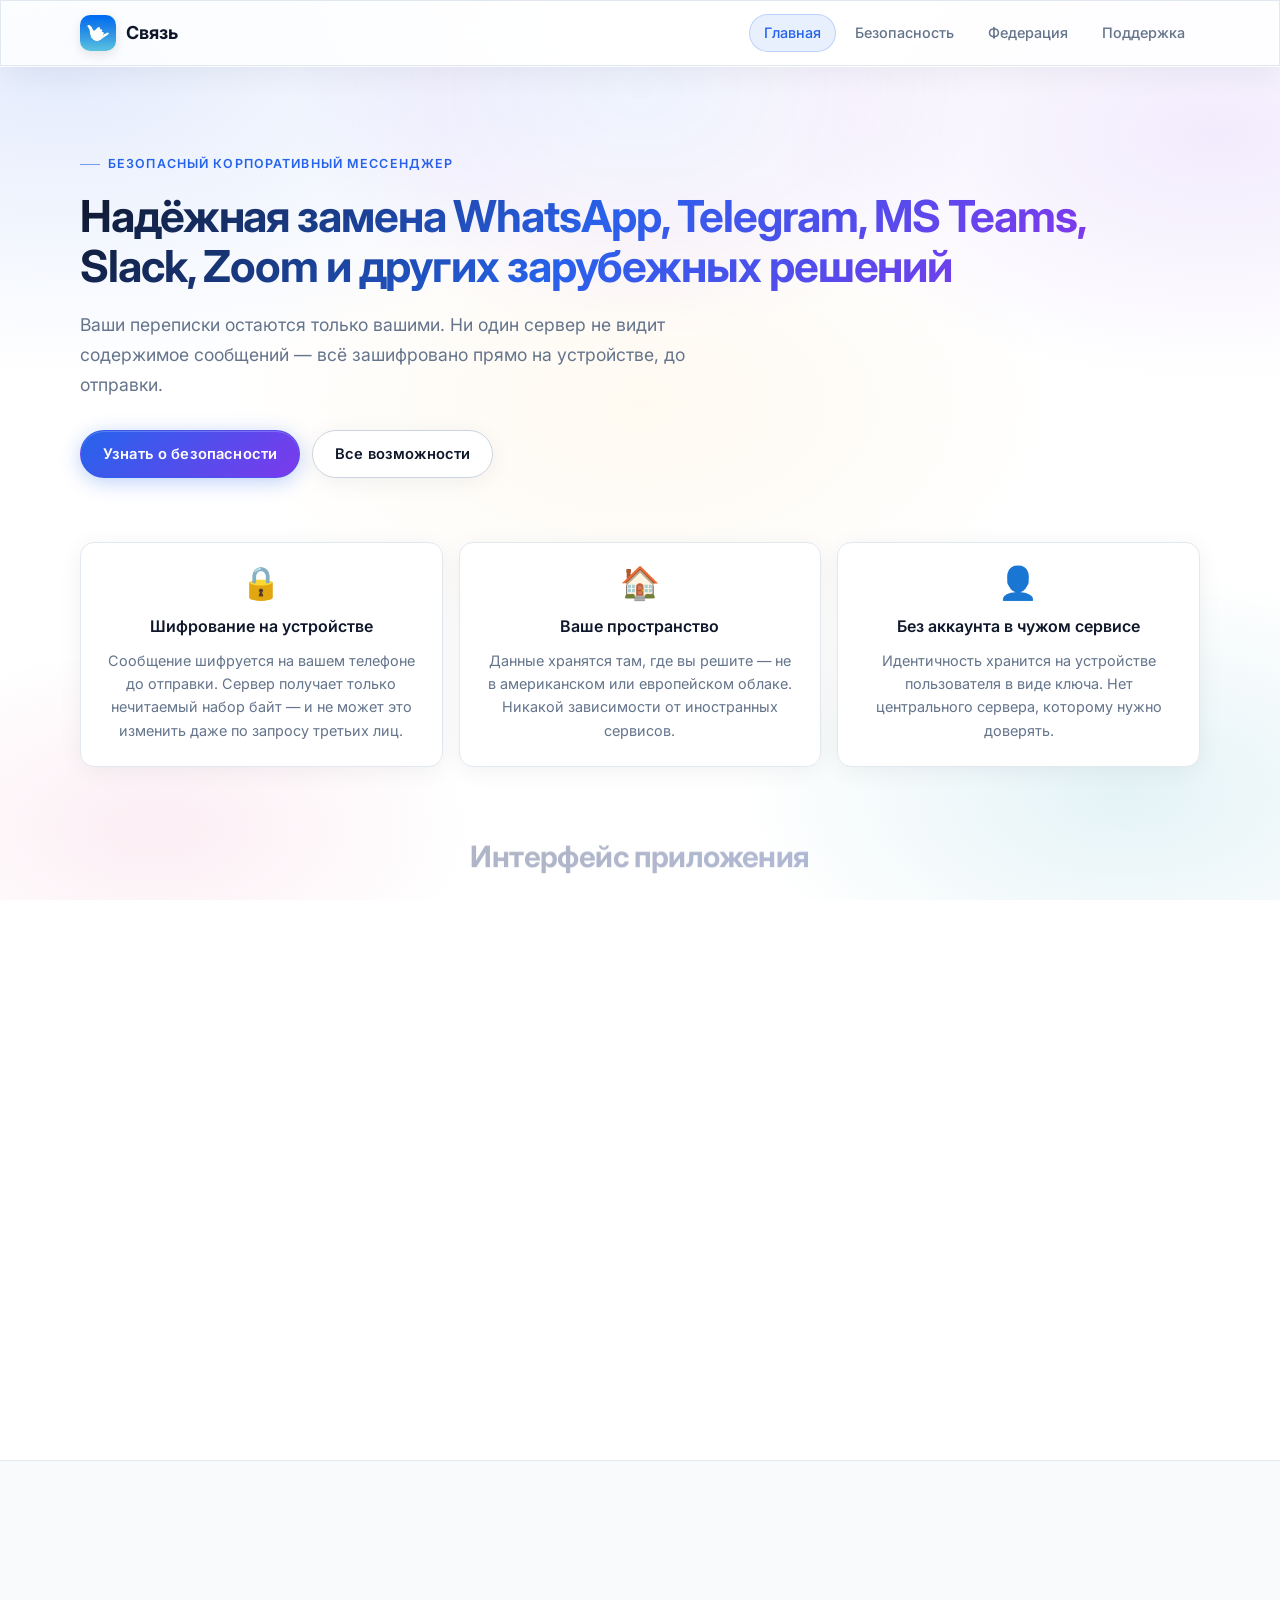
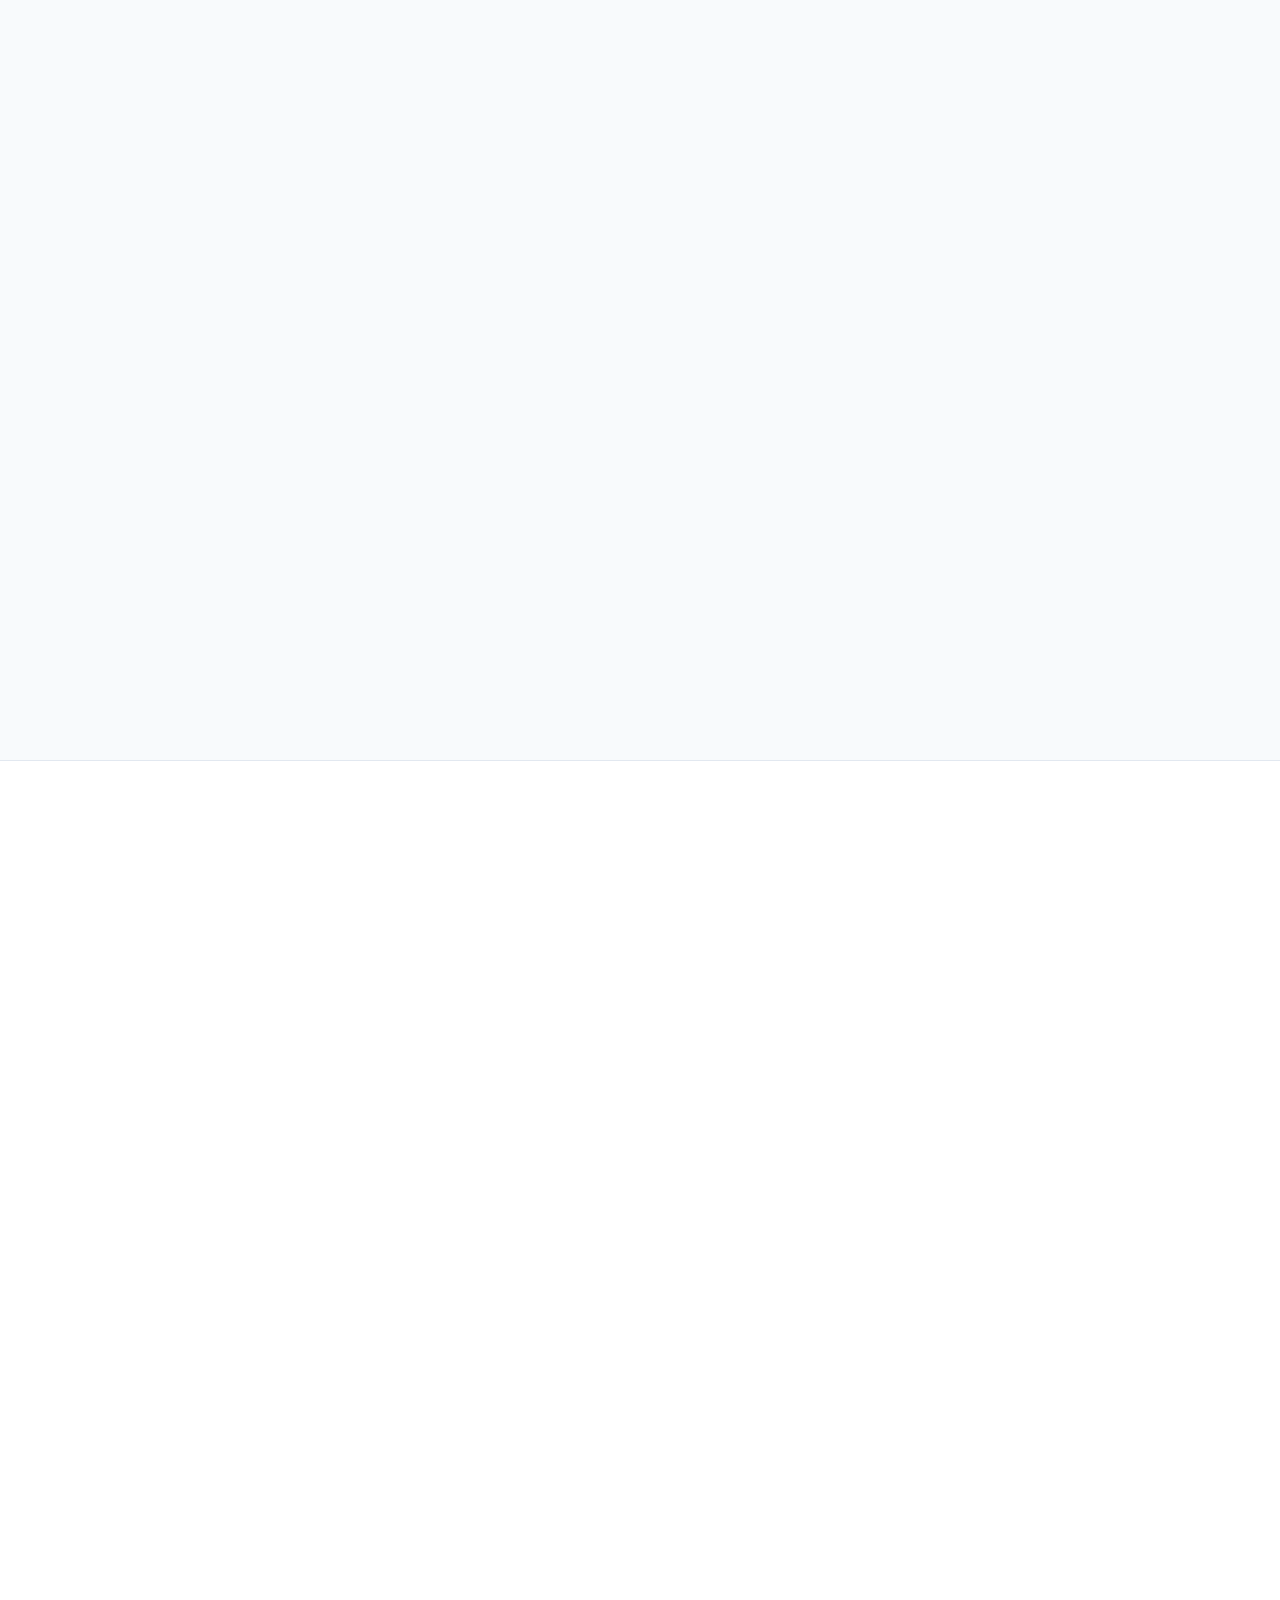
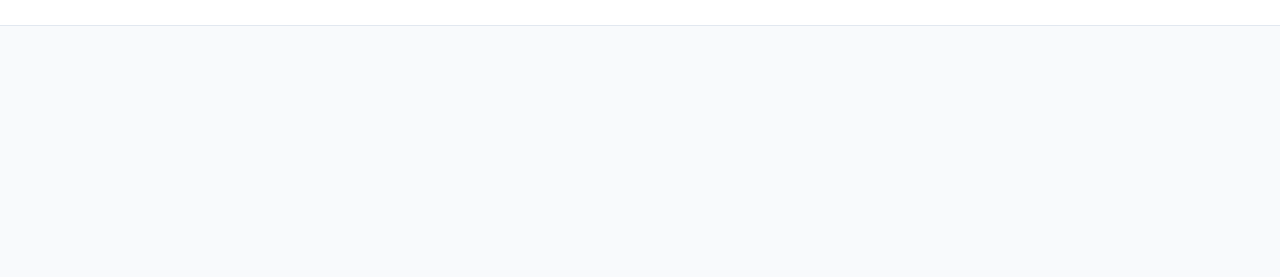
<file: index.html>
<!DOCTYPE html>
<html>
<head>
    <meta charset="utf-8">
    <title>Перенаправление...</title>
    <meta http-equiv="refresh" content="0; URL='./site/index.html'" />
</head>
<body>
    <p>Если вы не были перенаправлены автоматически, нажмите <a href="./site/index.html">здесь</a>.</p>
</body>
</html>
</file>
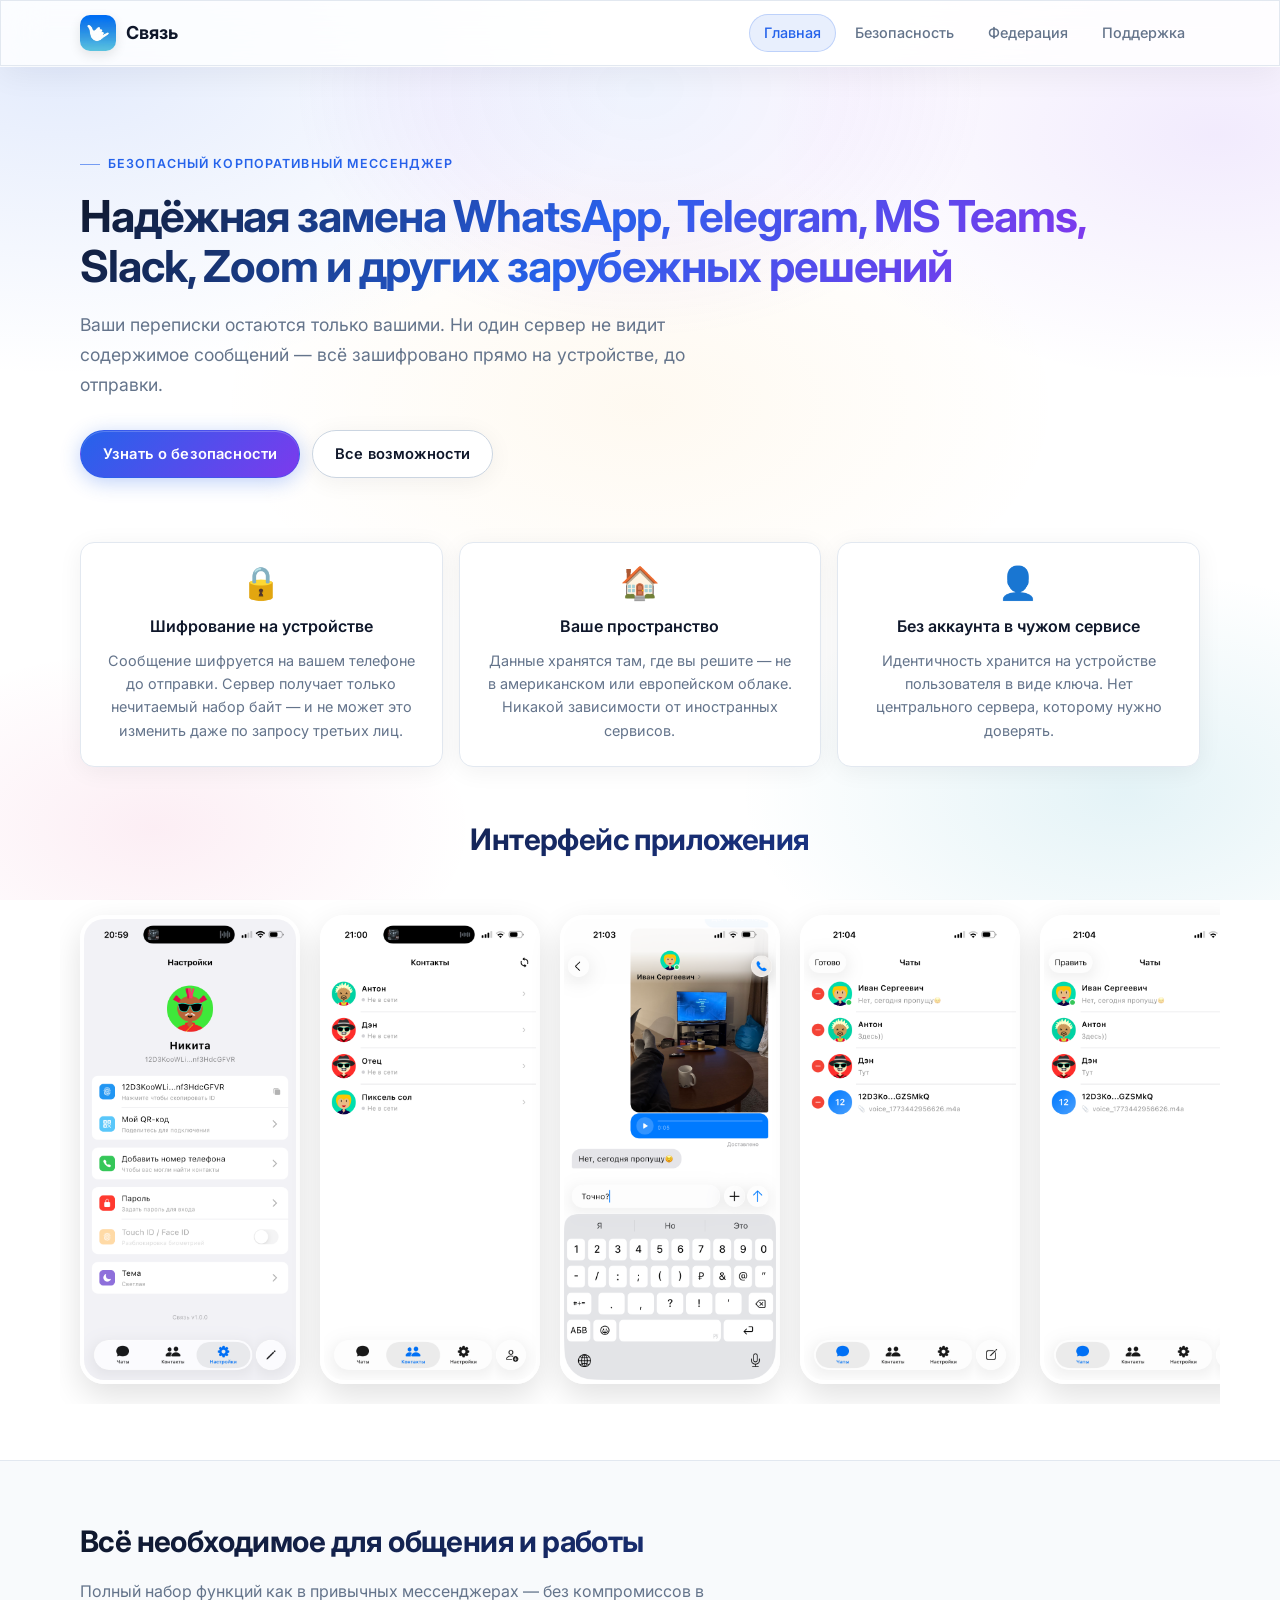
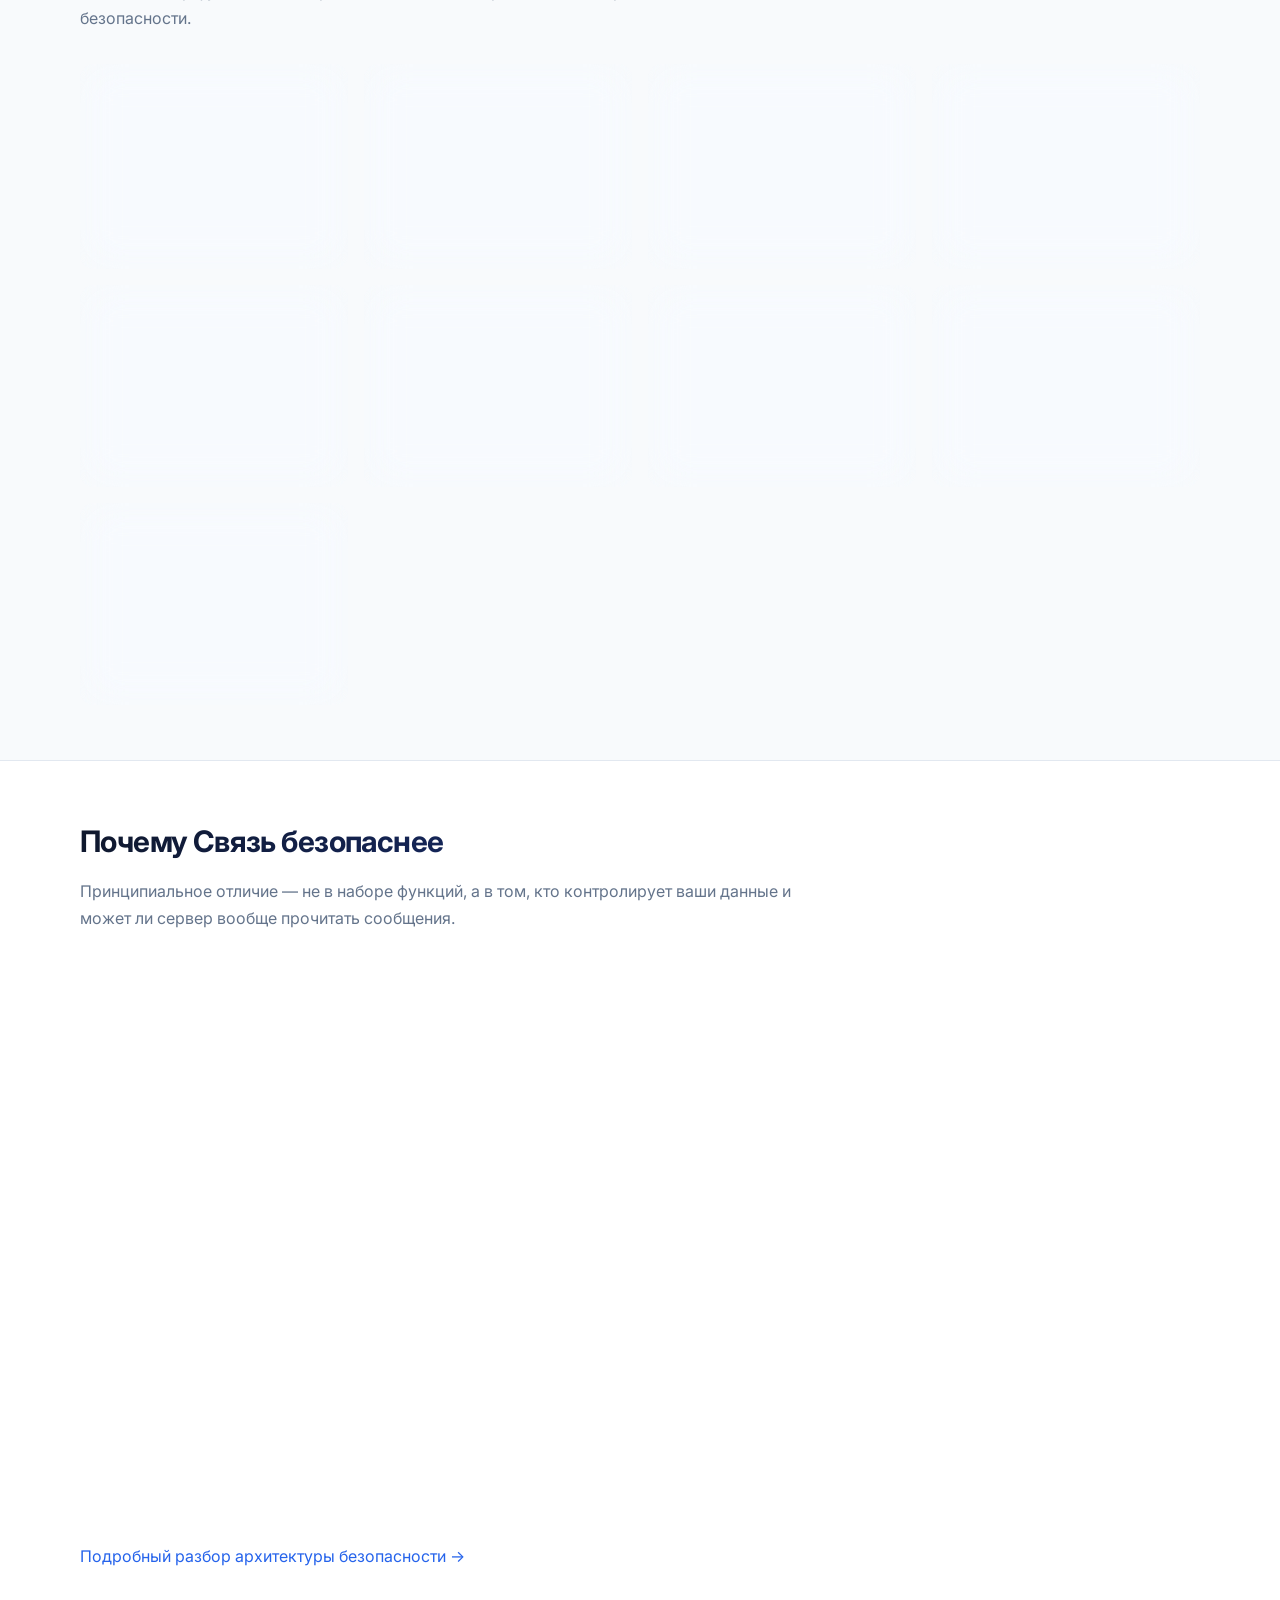
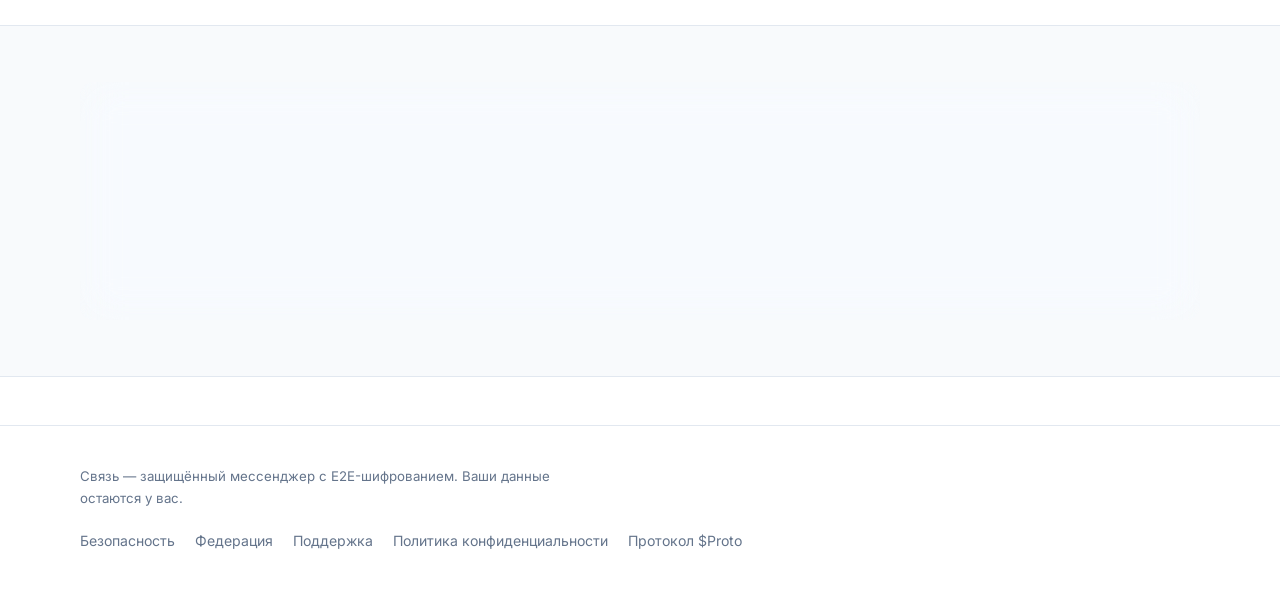
<file: site/index.html>
<!DOCTYPE html>
<html lang="ru">
<head>
  <meta charset="utf-8" />
  <meta name="viewport" content="width=device-width, initial-scale=1" />
  <title>Связь — надёжная замена WhatsApp, Telegram и Slack</title>
  <meta name="description" content="Связь — защищённый мессенджер с E2E-шифрованием. Ваши данные не покидают ваши серверы. Замена WhatsApp, Telegram, MS Teams, Slack, Zoom." />
  <link rel="preconnect" href="https://fonts.googleapis.com" />
  <link rel="preconnect" href="https://fonts.gstatic.com" crossorigin />
  <link href="https://fonts.googleapis.com/css2?family=Inter:wght@400;500;600;700&display=swap" rel="stylesheet" />
  <link rel="stylesheet" href="css/styles.css" />
  <script src="js/site.js" defer></script>
</head>
<body>
  <header class="site-header">
    <div class="container inner">
      <a class="logo" href="index.html">
        <img src="img/app_icon.png" alt="Связь" class="logo-img" />
        Связь
      </a>
      <nav class="nav" aria-label="Основное меню">
        <a href="index.html" aria-current="page">Главная</a>
        <a href="security.html">Безопасность</a>
        <a href="federation.html">Федерация</a>
        <a href="support.html">Поддержка</a>
      </nav>
    </div>
  </header>

  <main>
    <section class="hero">
      <div class="container">
        <p class="hero-kicker">Безопасный корпоративный мессенджер</p>
        <h1>Надёжная замена WhatsApp, Telegram, MS&nbsp;Teams, Slack, Zoom и других зарубежных решений</h1>
        <p class="hero-lead">
          Ваши переписки остаются только вашими. Ни один сервер не видит содержимое сообщений — всё зашифровано прямо на устройстве, до отправки.
        </p>
        <div class="hero-actions">
          <a class="btn btn-primary" href="security.html">Узнать о безопасности</a>
          <a class="btn btn-ghost" href="#features">Все возможности</a>
        </div>
      </div>
    </section>

    <section class="pillars section-no-reveal">
      <div class="container">
        <div class="grid-3">
          <article class="card card--pillar" data-ai="scale-in" data-ai-delay="0">
            <div class="pillar-icon">🔒</div>
            <h3>Шифрование на устройстве</h3>
            <p>Сообщение шифруется на вашем телефоне до отправки. Сервер получает только нечитаемый набор байт — и не может это изменить даже по запросу третьих лиц.</p>
          </article>
          <article class="card card--pillar" data-ai="scale-in" data-ai-delay="0.12">
            <div class="pillar-icon">🏠</div>
            <h3>Ваше пространство</h3>
            <p>Данные хранятся там, где вы решите — не в американском или европейском облаке. Никакой зависимости от иностранных сервисов.</p>
          </article>
          <article class="card card--pillar" data-ai="scale-in" data-ai-delay="0.24">
            <div class="pillar-icon">👤</div>
            <h3>Без аккаунта в чужом сервисе</h3>
            <p>Идентичность хранится на устройстве пользователя в виде ключа. Нет центрального сервера, которому нужно доверять.</p>
          </article>
        </div>
      </div>
    </section>

    <section class="section-no-reveal" style="padding-top: 0; overflow: hidden;">
      <div class="container">
        <h2 data-ai="fade-up" data-ai-delay="0" style="text-align: center; margin-bottom: 32px;">Интерфейс приложения</h2>
        <div class="screenshots-gallery" data-ai="fade-up" data-ai-delay="0.1">
          <div class="screenshot-item">
            <img src="img/screen1.png" alt="Скриншот 1" loading="lazy" />
          </div>
          <div class="screenshot-item">
            <img src="img/screen2.png" alt="Скриншот 2" loading="lazy" />
          </div>
          <div class="screenshot-item">
            <img src="img/screen3.png" alt="Скриншот 3" loading="lazy" />
          </div>
          <div class="screenshot-item">
            <img src="img/screen4.png" alt="Скриншот 4" loading="lazy" />
          </div>
          <div class="screenshot-item">
            <img src="img/screen5.png" alt="Скриншот 5" loading="lazy" />
          </div>
          <div class="screenshot-item">
            <img src="img/screen6.png" alt="Скриншот 6" loading="lazy" />
          </div>
        </div>
      </div>
    </section>

    <section id="features" class="alt section-no-reveal">
      <div class="container">
        <h2 data-ai="fade-up" data-ai-delay="0">Всё необходимое для общения и работы</h2>
        <p class="section-lead" data-ai="fade-up" data-ai-delay="0.06">Полный набор функций как в привычных мессенджерах — без компромиссов в безопасности.</p>
        <div class="grid-3">
          <article class="card" data-ai="fade-up" data-ai-delay="0.04">
            <h3>💬 Чаты и группы</h3>
            <p>Личные и групповые чаты, реакции, ответы на сообщения, пересылка, удаление. Всё как в привычных мессенджерах.</p>
          </article>
          <article class="card" data-ai="fade-up" data-ai-delay="0.1">
            <h3>📞 Голосовые звонки</h3>
            <p>Звонки напрямую между устройствами — аудио не проходит через чужой сервер.</p>
          </article>
          <article class="card" data-ai="fade-up" data-ai-delay="0.16">
            <h3>📎 Файлы до 1 ГБ</h3>
            <p>Документы, фотографии, видео и голосовые сообщения — с прогрессом загрузки.</p>
          </article>
          <article class="card" data-ai="fade-up" data-ai-delay="0.22">
            <h3>🔐 Блокировка и биометрия</h3>
            <p>Приложение защищено паролем и Face ID / Touch ID. История чатов зашифрована прямо на диске телефона.</p>
          </article>
          <article class="card" data-ai="fade-up" data-ai-delay="0.28">
            <h3>🔔 Push-уведомления</h3>
            <p>Мгновенные уведомления о сообщениях и входящих звонках — работают в фоне на iOS и Android.</p>
          </article>
          <article class="card" data-ai="fade-up" data-ai-delay="0.34">
            <h3>🔍 Поиск контактов</h3>
            <p>Найти коллегу по номеру телефона — без передачи номеров на сервер в открытом виде.</p>
          </article>
          <article class="card" data-ai="fade-up" data-ai-delay="0.4">
            <h3>🌐 Своя сеть или общая</h3>
            <p>Работайте в публичной сети или поднимите собственное пространство за 5 минут — с подключением к общей федерации. <a href="federation.html">Подробнее →</a></p>
          </article>
          <article class="card" data-ai="fade-up" data-ai-delay="0.46">
            <h3>📵 Нет зависимости от Meta и Telegram</h3>
            <p>Российская разработка без зарубежных владельцев и иностранных юрисдикций.</p>
          </article>
          <article class="card" data-ai="fade-up" data-ai-delay="0.52">
            <h3>📋 Открытый протокол</h3>
            <p>Протокол $Proto задокументирован: безопасность можно проверить независимо, не доверяя нам на слово.</p>
          </article>
        </div>
      </div>
    </section>

    <section class="section-no-reveal">
      <div class="container">
        <h2 data-ai="fade-up" data-ai-delay="0">Почему Связь безопаснее</h2>
        <p class="section-lead" data-ai="fade-up" data-ai-delay="0.07">Принципиальное отличие — не в наборе функций, а в том, кто контролирует ваши данные и может ли сервер вообще прочитать сообщения.</p>
        <div class="table-wrap" data-ai="blur-in" data-ai-delay="0.12">
          <table class="compare">
            <thead>
              <tr>
                <th></th>
                <th class="col-proto">Связь</th>
                <th>WhatsApp</th>
                <th>Signal</th>
                <th>Telegram</th>
              </tr>
            </thead>
            <tbody>
              <tr>
                <td>E2E шифрование</td>
                <td class="col-proto">Всегда, для всех чатов</td>
                <td>Да</td>
                <td>Да</td>
                <td>Только «Секретные чаты»; обычные — сервер видит текст</td>
              </tr>
              <tr>
                <td>Сервер видит ваши сообщения</td>
                <td class="col-proto">Нет — технически невозможно</td>
                <td>Нет, но Meta собирает метаданные (кому, когда, как часто)</td>
                <td>Нет</td>
                <td>Видит обычные чаты в открытом виде</td>
              </tr>
              <tr>
                <td>Кому принадлежат серверы</td>
                <td class="col-proto">Вам — данные остаются в вашем периметре</td>
                <td>Meta / Facebook (США)</td>
                <td>Signal Foundation (США)</td>
                <td>Telegram (ОАЭ / международная юрисдикция)</td>
              </tr>
              <tr>
                <td>Требуется аккаунт</td>
                <td class="col-proto">Нет — идентичность на устройстве</td>
                <td>Номер телефона</td>
                <td>Номер телефона</td>
                <td>Номер телефона</td>
              </tr>
              <tr>
                <td>Прямые звонки</td>
                <td class="col-proto">Да — аудио напрямую между устройствами</td>
                <td>Через серверы Meta</td>
                <td>Через серверы Signal</td>
                <td>Через серверы Telegram</td>
              </tr>
              <tr>
                <td>Данные остаются у вас</td>
                <td class="col-proto">Да</td>
                <td>Нет</td>
                <td>Нет</td>
                <td>Нет</td>
              </tr>
              <tr>
                <td>Зависимость от иностранного ПО</td>
                <td class="col-proto">Нет</td>
                <td>Полная</td>
                <td>Полная</td>
                <td>Полная</td>
              </tr>
            </tbody>
          </table>
        </div>
        <p style="margin-top: 16px;" data-ai="fade-up" data-ai-delay="0.2">
          <a href="security.html">Подробный разбор архитектуры безопасности →</a>
        </p>
      </div>
    </section>

    <section class="alt section-no-reveal">
      <div class="container cta-strip" data-ai="scale-in" data-ai-delay="0.06">
        <h2>Есть вопросы?</h2>
        <p>Наш ассистент ответит на любой вопрос о продукте, безопасности и внедрении.</p>
        <a class="btn btn-primary" href="support.html">Поддержка</a>
      </div>
    </section>
  </main>

  <footer class="site-footer">
    <div class="container inner">
      <p class="footer-copy">
        Связь — защищённый мессенджер с E2E-шифрованием. Ваши данные остаются у вас.
      </p>
      <div class="footer-links">
        <a href="security.html">Безопасность</a>
        <a href="federation.html">Федерация</a>
        <a href="support.html">Поддержка</a>
        <a href="privacy.html">Политика конфиденциальности</a>
        <a href="../PROTOCOL_ru.md">Протокол $Proto</a>
      </div>
    </div>
  </footer>
</body>
</html>
</file>
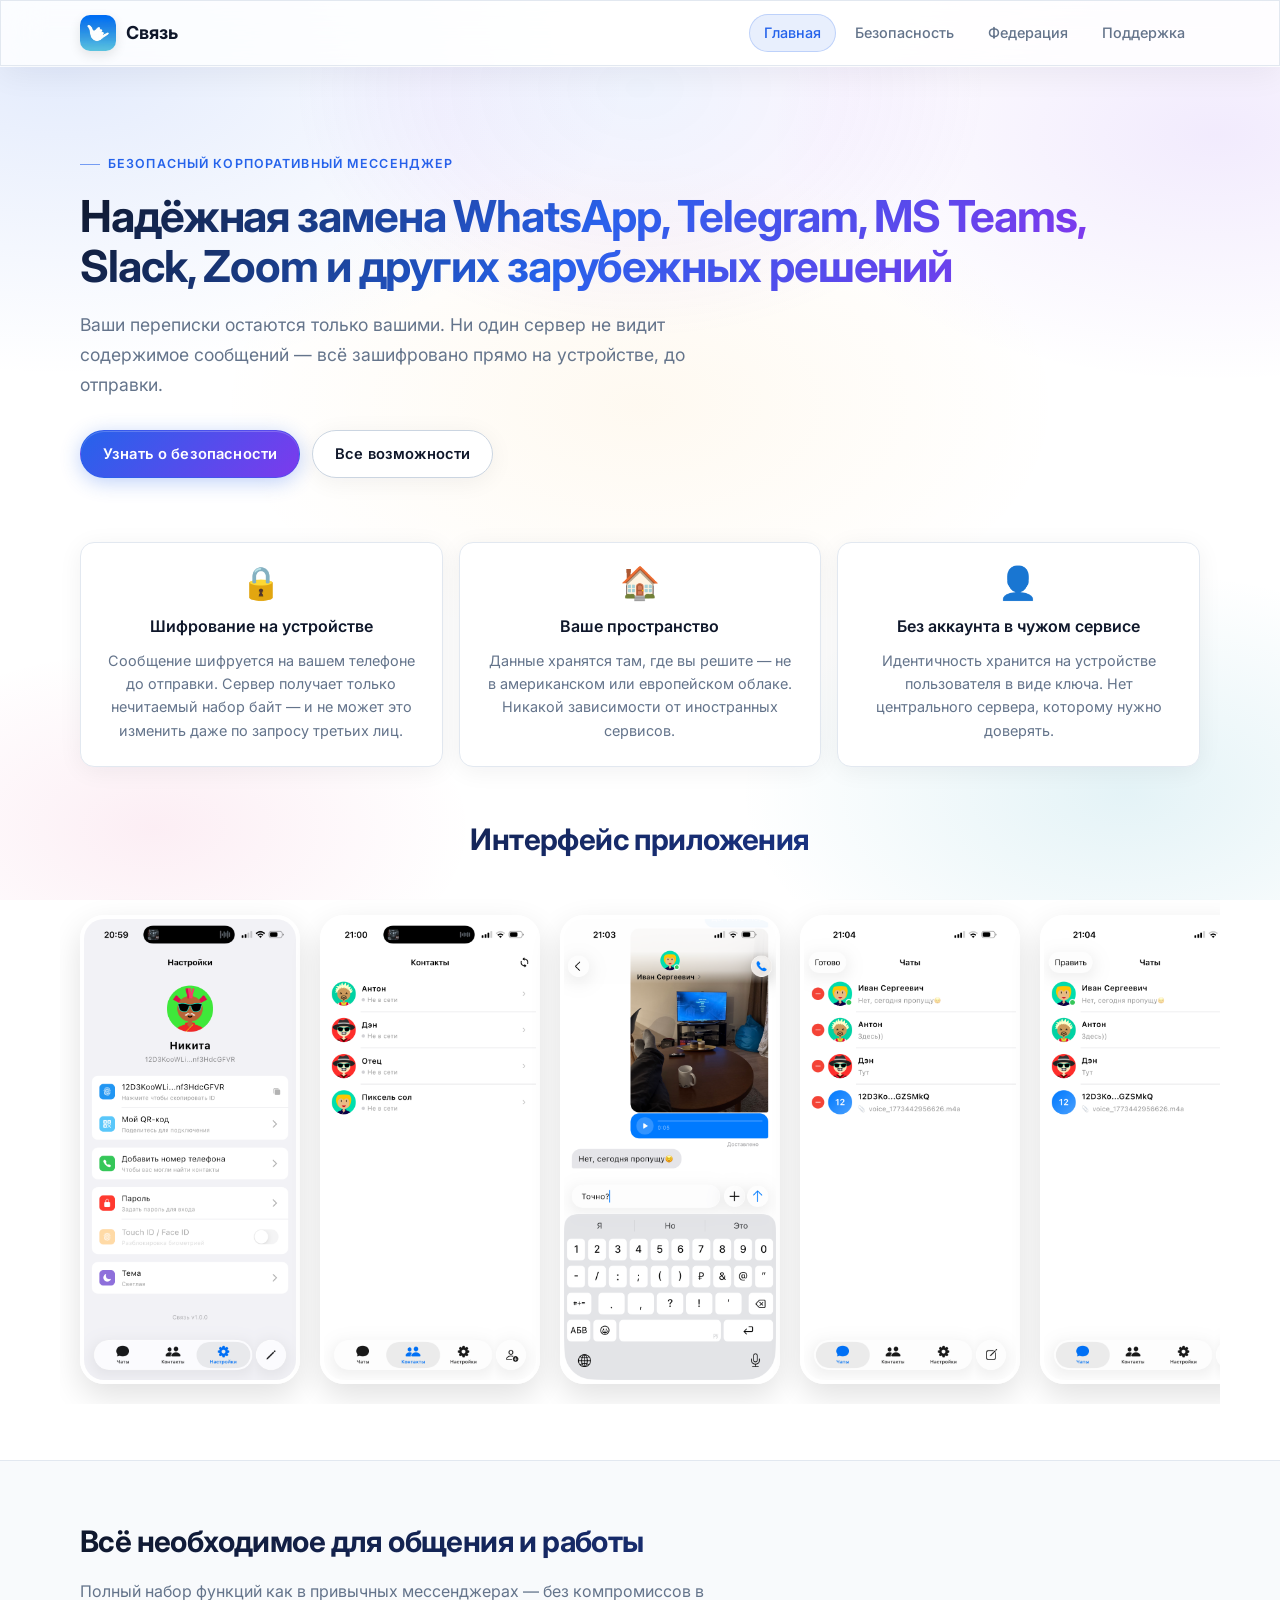
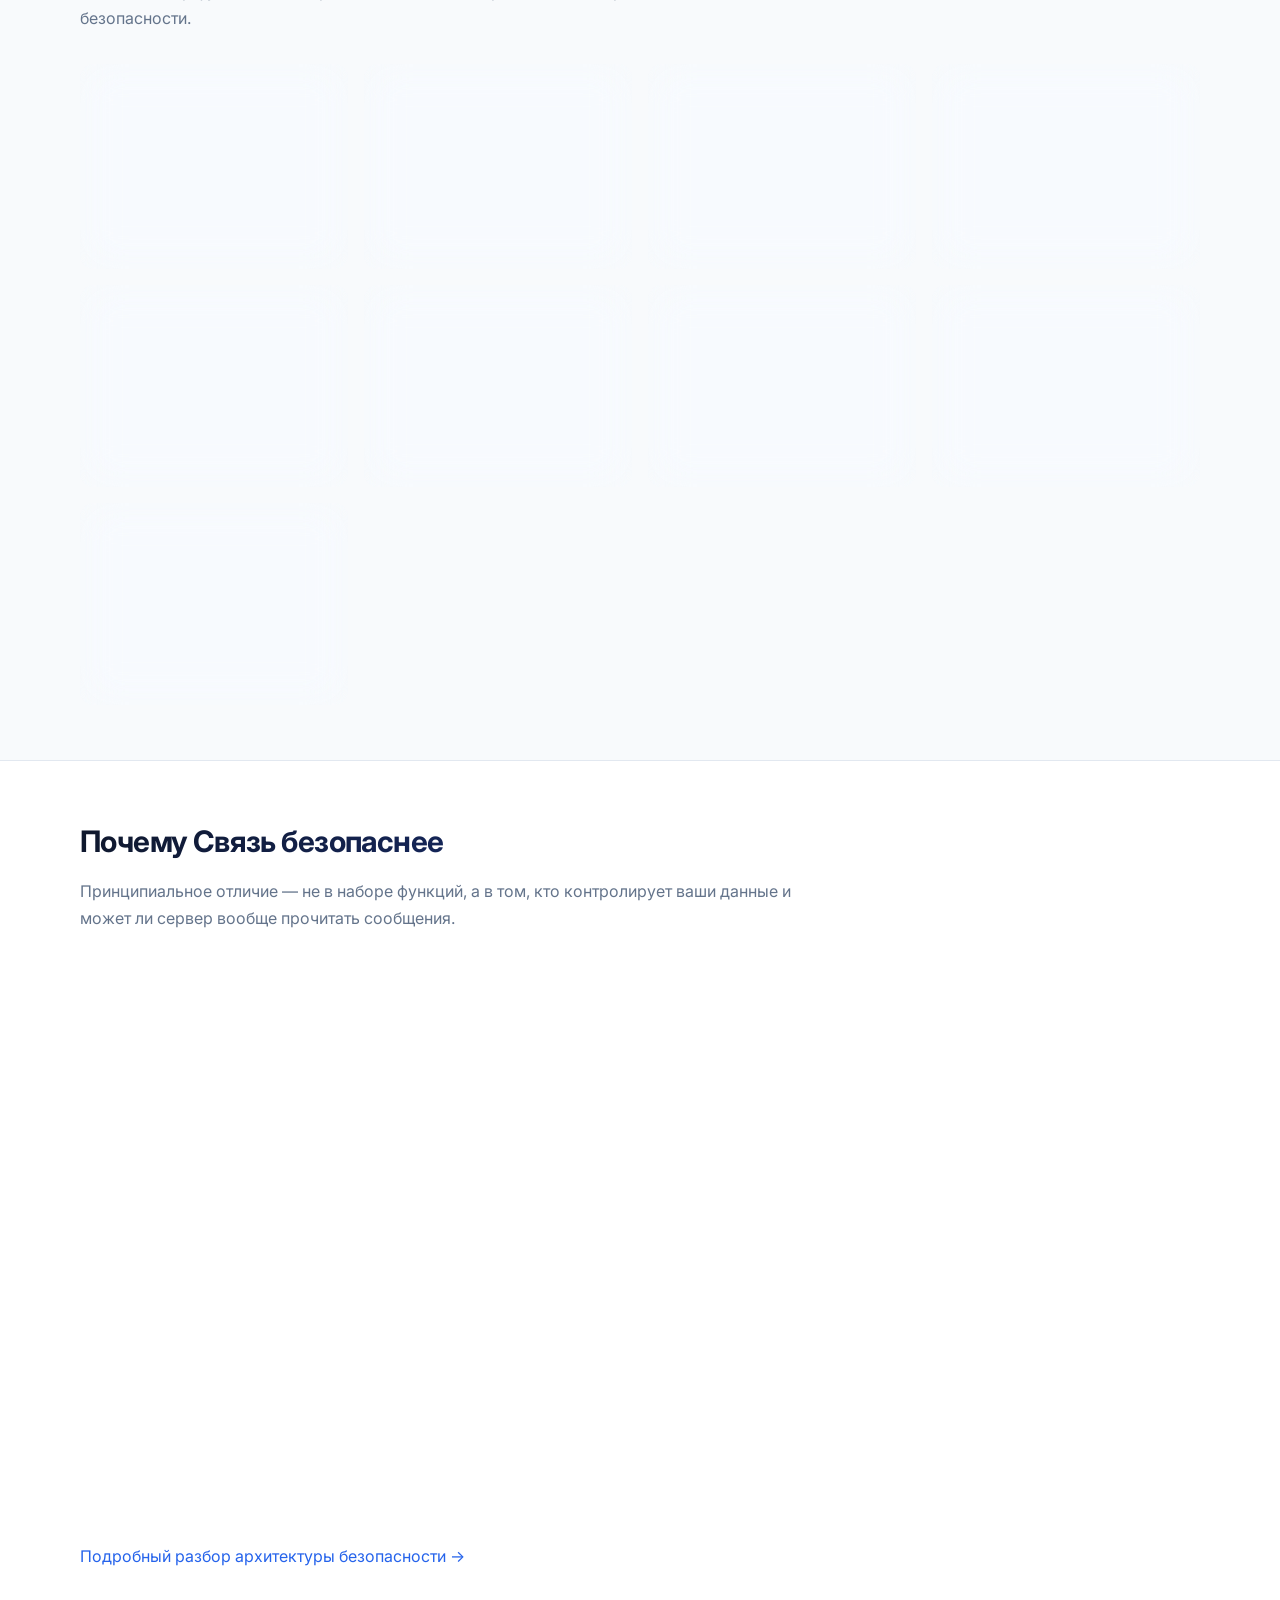
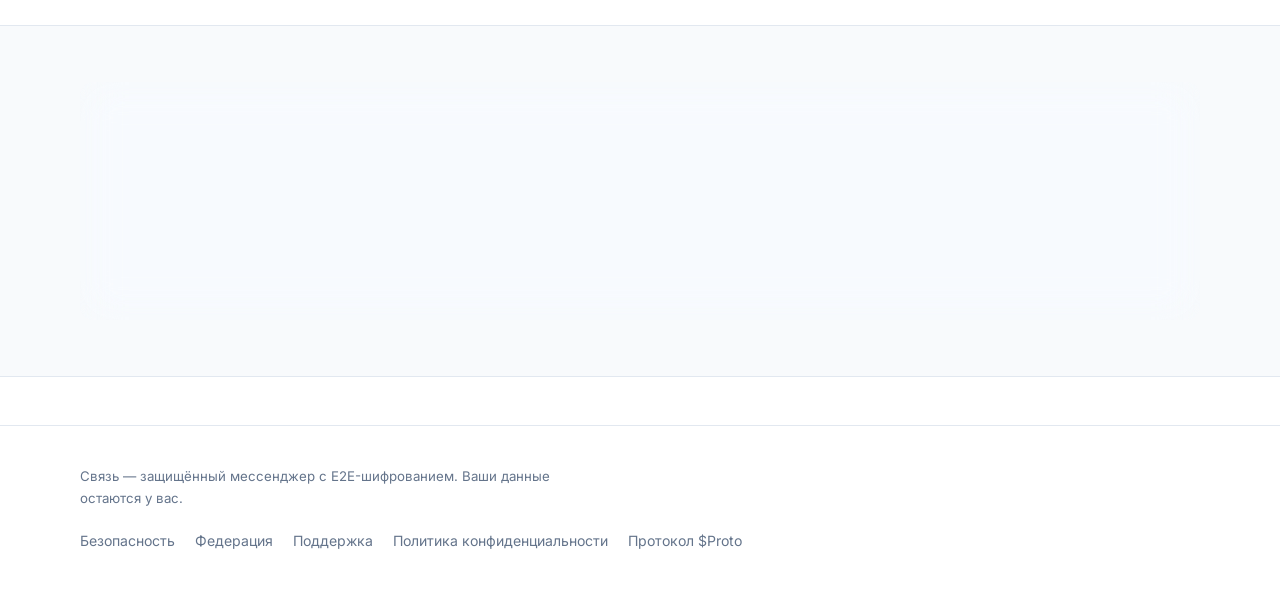
<file: site/advantages.html>
<!DOCTYPE html>
<html lang="ru">
<head>
  <meta charset="utf-8" />
  <meta http-equiv="refresh" content="0; url=index.html" />
  <link rel="canonical" href="index.html" />
  <title>Перенаправление…</title>
  <script>location.replace("index.html");</script>
</head>
<body>
  <p>Страница перенесена на <a href="index.html">главную</a>.</p>
</body>
</html>
</file>
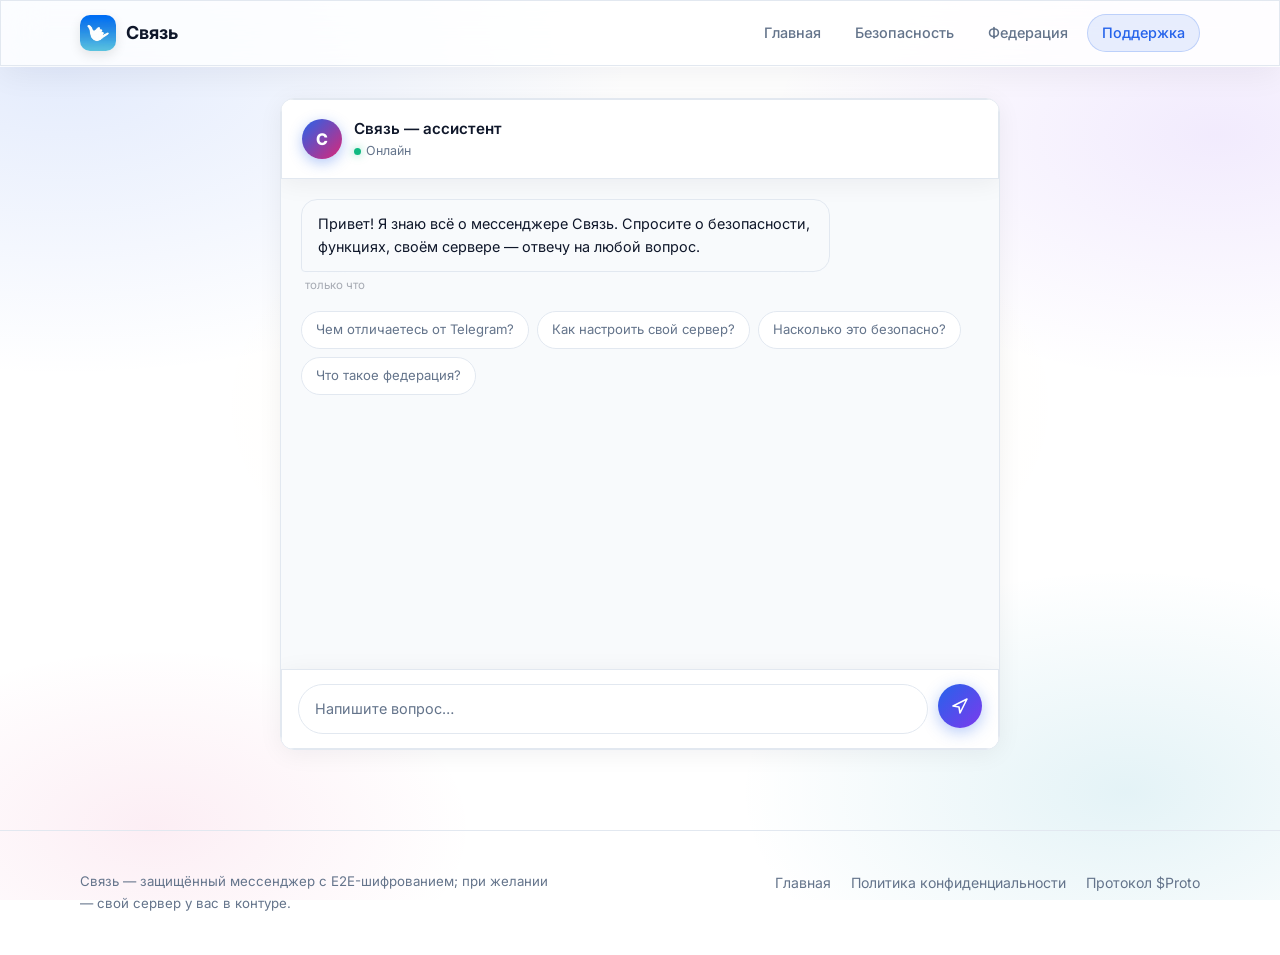
<file: site/cooperation.html>
<!DOCTYPE html>
<html lang="ru">
<head>
  <meta charset="utf-8" />
  <meta http-equiv="refresh" content="0; url=support.html" />
  <link rel="canonical" href="support.html" />
  <title>Перенаправление…</title>
  <script>location.replace("support.html");</script>
</head>
<body>
  <p>Страница перенесена в <a href="support.html">Поддержку</a>.</p>
</body>
</html>
</file>
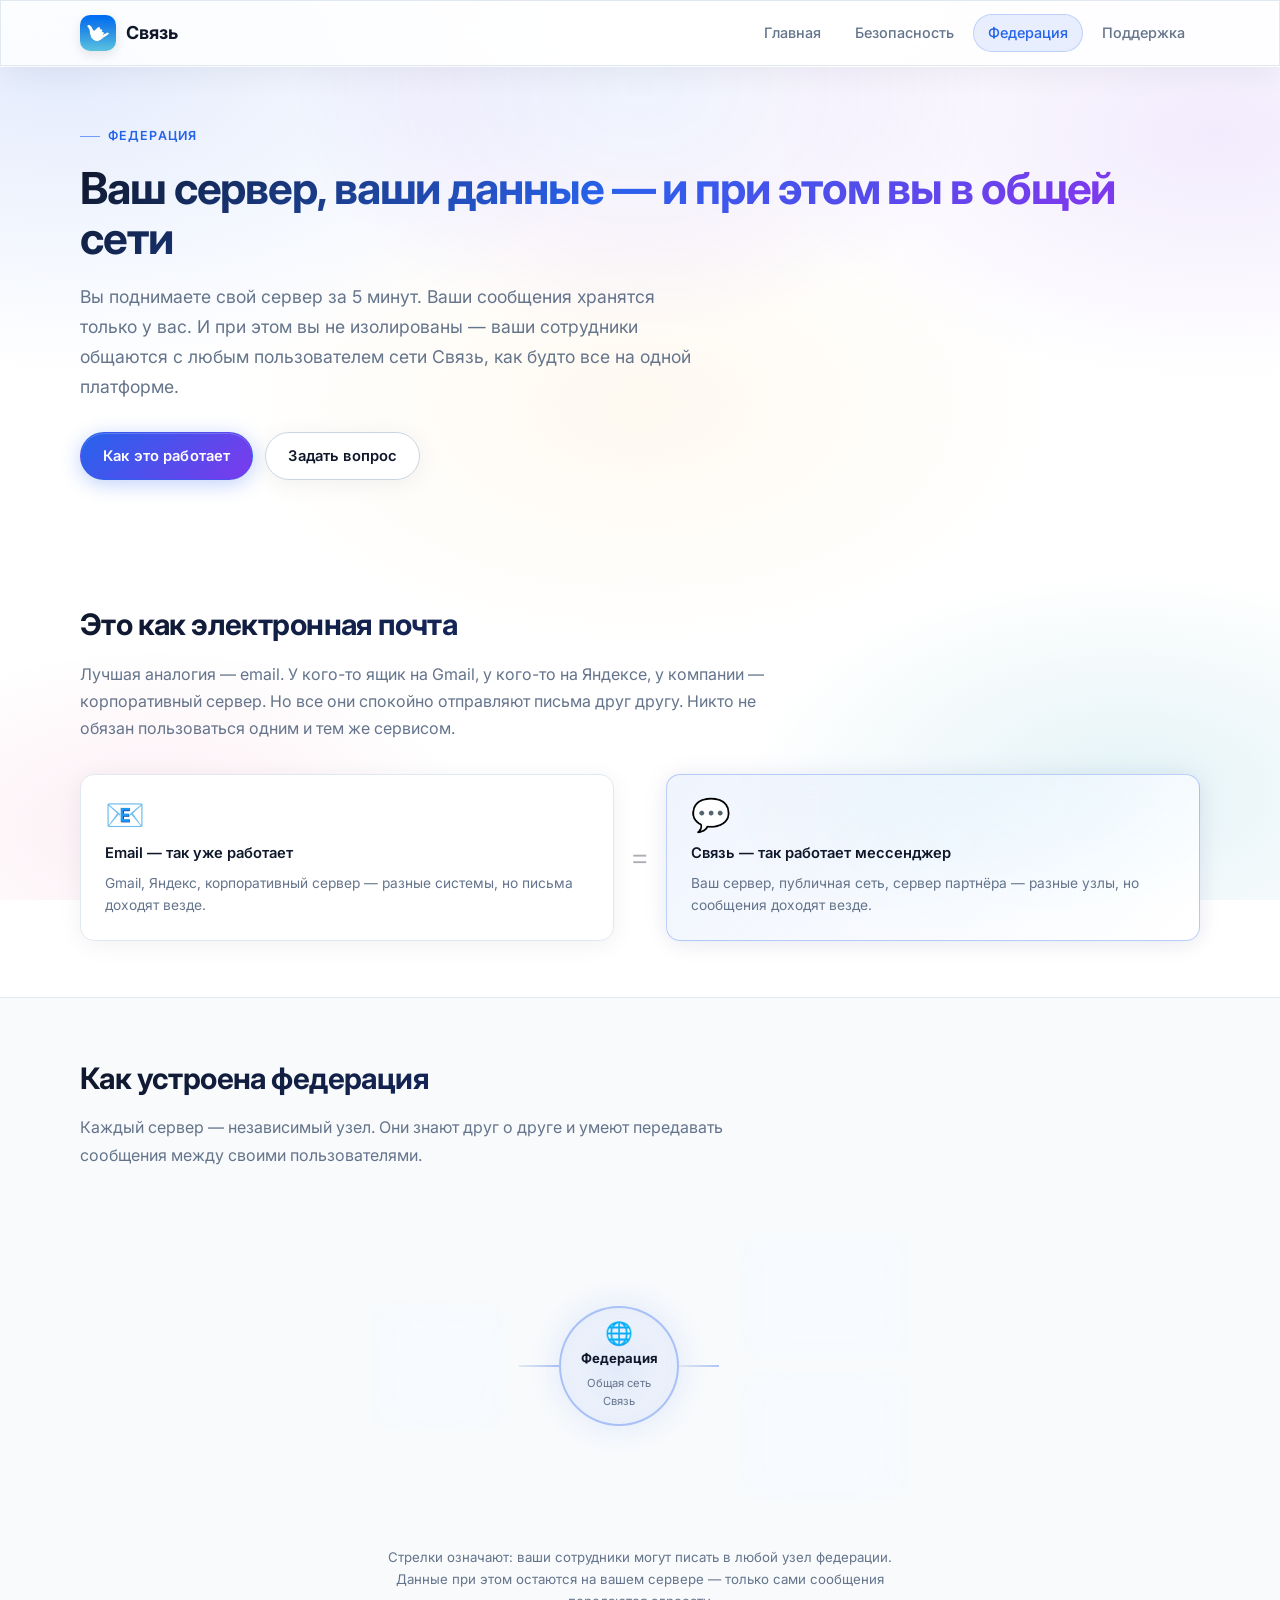
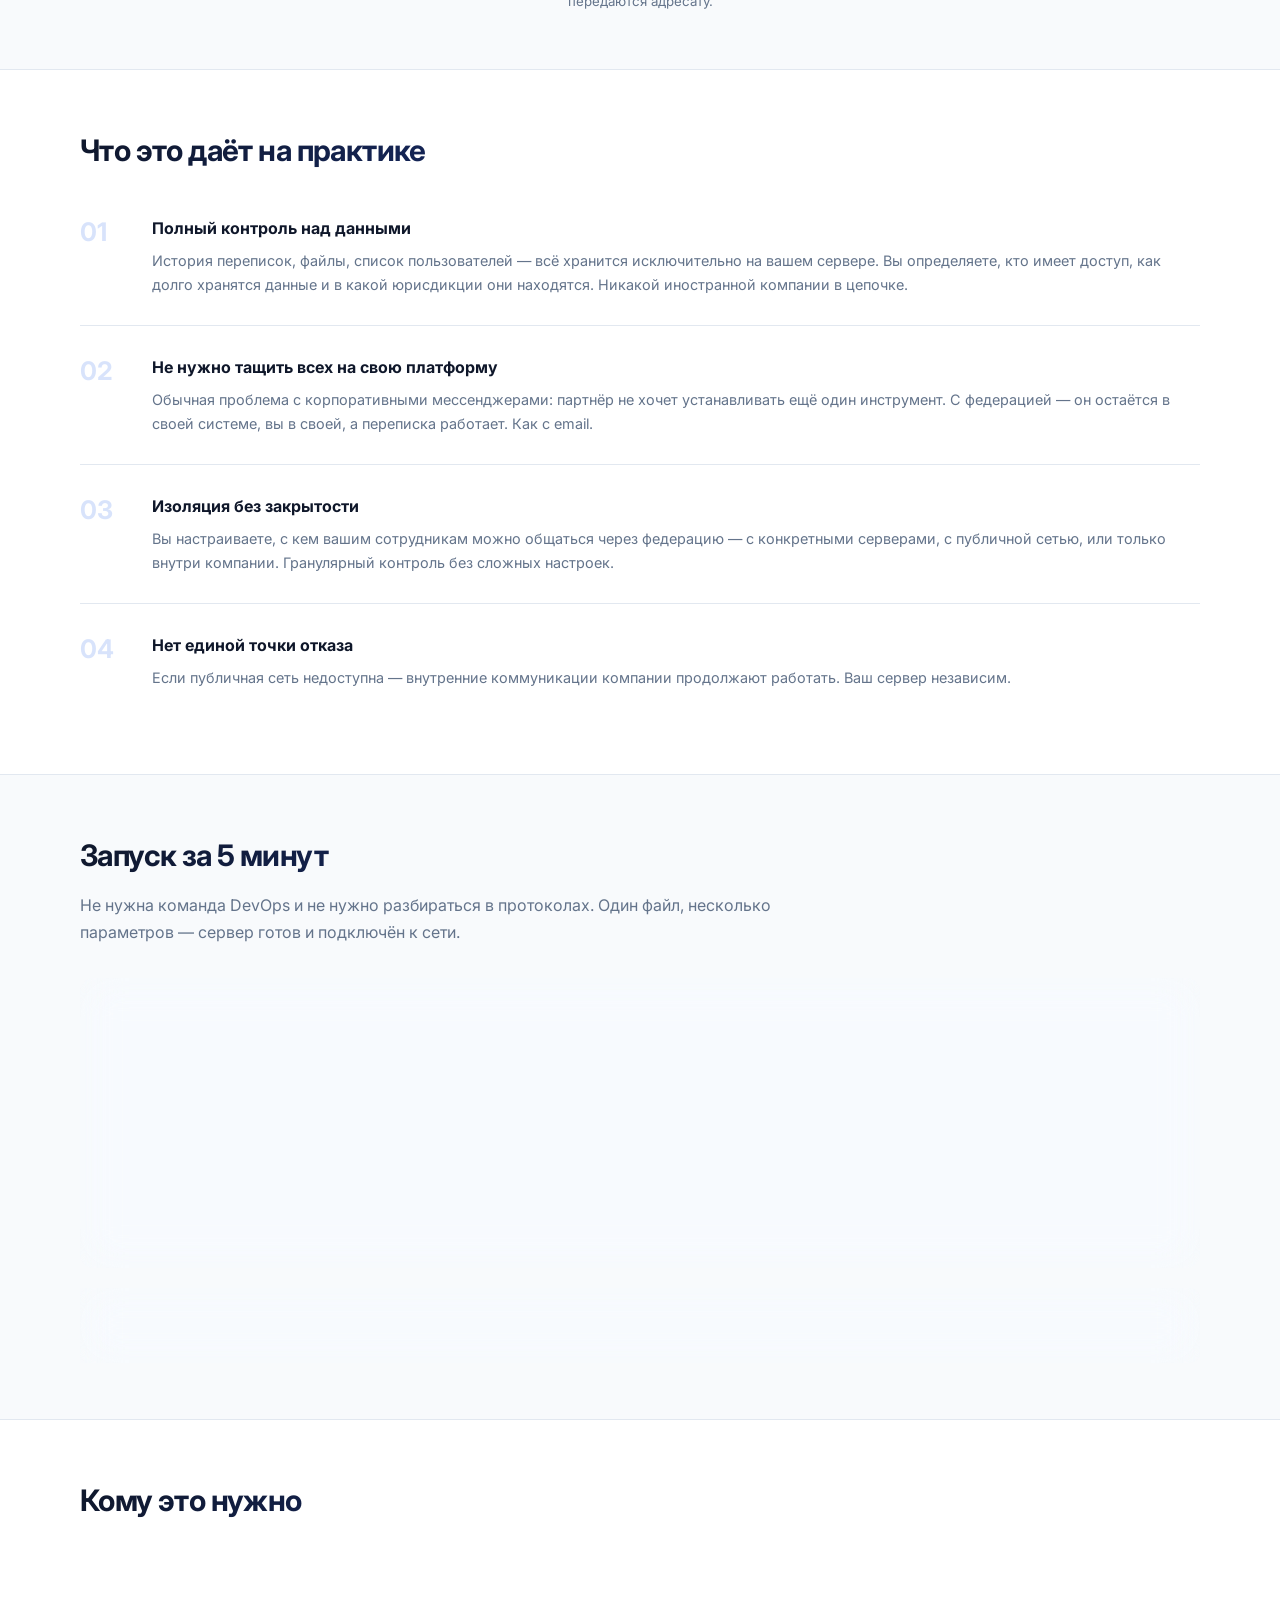
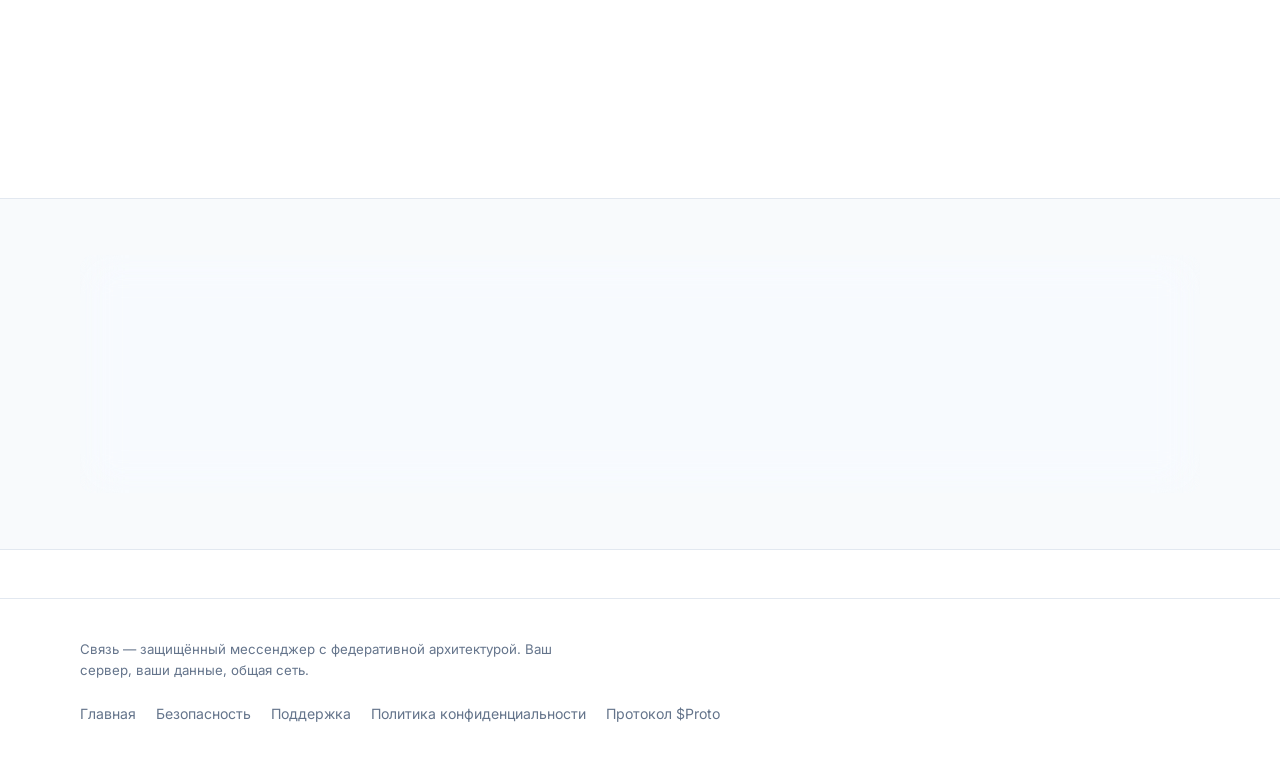
<file: site/federation.html>
<!DOCTYPE html>
<html lang="ru">
<head>
  <meta charset="utf-8" />
  <meta name="viewport" content="width=device-width, initial-scale=1" />
  <title>Федерация — Связь</title>
  <meta name="description" content="Свой сервер Связи за 5 минут — ваши данные у вас, но вы в общей сети. Федерация: как email, только для мессенджера." />
  <link rel="preconnect" href="https://fonts.googleapis.com" />
  <link rel="preconnect" href="https://fonts.gstatic.com" crossorigin />
  <link href="https://fonts.googleapis.com/css2?family=Inter:wght@400;500;600;700&display=swap" rel="stylesheet" />
  <link rel="stylesheet" href="css/styles.css" />
  <script src="js/site.js" defer></script>
</head>
<body>
  <header class="site-header">
    <div class="container inner">
      <a class="logo" href="index.html">
        <img src="img/app_icon.png" alt="Связь" class="logo-img" />
        Связь
      </a>
      <nav class="nav" aria-label="Основное меню">
        <a href="index.html">Главная</a>
        <a href="security.html">Безопасность</a>
        <a href="federation.html" aria-current="page">Федерация</a>
        <a href="support.html">Поддержка</a>
      </nav>
    </div>
  </header>

  <main>
    <section class="hero" style="padding-top: 52px;">
      <div class="container">
        <p class="hero-kicker">Федерация</p>
        <h1>Ваш сервер, ваши данные — и при этом вы в общей сети</h1>
        <p class="hero-lead">
          Вы поднимаете свой сервер за 5 минут. Ваши сообщения хранятся только у вас. И при этом вы не изолированы — ваши сотрудники общаются с любым пользователем сети Связь, как будто все на одной платформе.
        </p>
        <div class="hero-actions">
          <a class="btn btn-primary" href="#how-it-works">Как это работает</a>
          <a class="btn btn-ghost" href="support.html">Задать вопрос</a>
        </div>
      </div>
    </section>

    <section class="section-no-reveal">
      <div class="container">
        <h2 data-ai="fade-up" data-ai-delay="0">Это как электронная почта</h2>
        <p class="section-lead" data-ai="fade-up" data-ai-delay="0.06">Лучшая аналогия — email. У кого-то ящик на Gmail, у кого-то на Яндексе, у компании — корпоративный сервер. Но все они спокойно отправляют письма друг другу. Никто не обязан пользоваться одним и тем же сервисом.</p>
        <div class="fed-analogy">
          <div class="fed-analogy-col" data-ai="scale-in" data-ai-delay="0.1">
            <div class="fed-analogy-icon">📧</div>
            <p class="fed-analogy-title">Email — так уже работает</p>
            <p class="fed-analogy-text">Gmail, Яндекс, корпоративный сервер — разные системы, но письма доходят везде.</p>
          </div>
          <div class="fed-analogy-eq" data-ai="fade-up" data-ai-delay="0.2">=</div>
          <div class="fed-analogy-col fed-analogy-col--accent" data-ai="scale-in" data-ai-delay="0.22">
            <div class="fed-analogy-icon">💬</div>
            <p class="fed-analogy-title">Связь — так работает мессенджер</p>
            <p class="fed-analogy-text">Ваш сервер, публичная сеть, сервер партнёра — разные узлы, но сообщения доходят везде.</p>
          </div>
        </div>
      </div>
    </section>

    <section class="alt section-no-reveal" id="how-it-works">
      <div class="container">
        <h2 data-ai="fade-up" data-ai-delay="0">Как устроена федерация</h2>
        <p class="section-lead" data-ai="fade-up" data-ai-delay="0.06">Каждый сервер — независимый узел. Они знают друг о друге и умеют передавать сообщения между своими пользователями.</p>

        <div class="fed-diagram" data-ai="blur-in" data-ai-delay="0.12">
          <div class="fed-node fed-node--you">
            <div class="fed-node-icon">🏢</div>
            <strong>Ваш сервер</strong>
            <span>Ваши данные<br>Ваши правила</span>
          </div>

          <div class="fed-lines">
            <div class="fed-line"></div>
            <div class="fed-center-node">
              <div class="fed-center-icon">🌐</div>
              <strong>Федерация</strong>
              <span>Общая сеть Связь</span>
            </div>
            <div class="fed-line"></div>
          </div>

          <div class="fed-others">
            <div class="fed-node fed-node--other">
              <div class="fed-node-icon">👥</div>
              <strong>Публичная сеть</strong>
              <span>Все пользователи<br>Связь</span>
            </div>
            <div class="fed-node fed-node--other">
              <div class="fed-node-icon">🤝</div>
              <strong>Сервер партнёра</strong>
              <span>Другая компания<br>тоже на Связи</span>
            </div>
          </div>
        </div>

        <div class="fed-caption" data-ai="fade-up" data-ai-delay="0.18">
          Стрелки означают: ваши сотрудники могут писать в любой узел федерации. Данные при этом остаются на вашем сервере — только сами сообщения передаются адресату.
        </div>
      </div>
    </section>

    <section class="section-no-reveal">
      <div class="container">
        <h2 data-ai="fade-up" data-ai-delay="0">Что это даёт на практике</h2>
        <div class="principles">
          <article class="principle-item" data-ai="slide-right" data-ai-delay="0.06">
            <div class="principle-num">01</div>
            <div>
              <h3>Полный контроль над данными</h3>
              <p>История переписок, файлы, список пользователей — всё хранится исключительно на вашем сервере. Вы определяете, кто имеет доступ, как долго хранятся данные и в какой юрисдикции они находятся. Никакой иностранной компании в цепочке.</p>
            </div>
          </article>
          <article class="principle-item" data-ai="slide-right" data-ai-delay="0.14">
            <div class="principle-num">02</div>
            <div>
              <h3>Не нужно тащить всех на свою платформу</h3>
              <p>Обычная проблема с корпоративными мессенджерами: партнёр не хочет устанавливать ещё один инструмент. С федерацией — он остаётся в своей системе, вы в своей, а переписка работает. Как с email.</p>
            </div>
          </article>
          <article class="principle-item" data-ai="slide-right" data-ai-delay="0.22">
            <div class="principle-num">03</div>
            <div>
              <h3>Изоляция без закрытости</h3>
              <p>Вы настраиваете, с кем вашим сотрудникам можно общаться через федерацию — с конкретными серверами, с публичной сетью, или только внутри компании. Гранулярный контроль без сложных настроек.</p>
            </div>
          </article>
          <article class="principle-item" data-ai="slide-right" data-ai-delay="0.3">
            <div class="principle-num">04</div>
            <div>
              <h3>Нет единой точки отказа</h3>
              <p>Если публичная сеть недоступна — внутренние коммуникации компании продолжают работать. Ваш сервер независим.</p>
            </div>
          </article>
        </div>
      </div>
    </section>

    <section class="alt section-no-reveal">
      <div class="container">
        <h2 data-ai="fade-up" data-ai-delay="0">Запуск за 5 минут</h2>
        <p class="section-lead" data-ai="fade-up" data-ai-delay="0.06">Не нужна команда DevOps и не нужно разбираться в протоколах. Один файл, несколько параметров — сервер готов и подключён к сети.</p>
        <div class="setup-steps">
          <div class="setup-step" data-ai="fade-up" data-ai-delay="0.1">
            <div class="setup-num">1</div>
            <div class="setup-text">
              <strong>Любой VPS</strong>
              <p>Самый дешёвый сервер от любого провайдера: 1 ядро, 1 ГБ RAM. Подойдёт любая Linux-система.</p>
            </div>
          </div>
          <div class="setup-step" data-ai="fade-up" data-ai-delay="0.18">
            <div class="setup-num">2</div>
            <div class="setup-text">
              <strong>Скачать и запустить</strong>
              <p>Один исполняемый файл. Указать IP-адрес — и сервер автоматически подключается к федерации.</p>
            </div>
          </div>
          <div class="setup-step" data-ai="fade-up" data-ai-delay="0.26">
            <div class="setup-num">3</div>
            <div class="setup-text">
              <strong>Пригласить команду</strong>
              <p>Отправить ссылку сотрудникам — они выбирают ваш сервер при входе. Всё, больше ничего не нужно.</p>
            </div>
          </div>
        </div>
        <p class="fed-setup-note" data-ai="fade-up" data-ai-delay="0.32">В отличие от Matrix, XMPP и других федеративных систем не нужно часами разбираться в конфигурации, сертификатах и синапсах. Архитектура Связи сделана так, чтобы это занимало минуты.</p>
      </div>
    </section>

    <section class="section-no-reveal">
      <div class="container">
        <h2 data-ai="fade-up" data-ai-delay="0">Кому это нужно</h2>
        <div class="grid-3">
          <article class="card" data-ai="scale-in" data-ai-delay="0.08">
            <h3>🏭 Компании с требованиями к данным</h3>
            <p>Регуляторные требования, корпоративная политика или просто здравый смысл: данные сотрудников не должны покидать вашу инфраструктуру.</p>
          </article>
          <article class="card" data-ai="scale-in" data-ai-delay="0.16">
            <h3>🤝 Команды с внешними партнёрами</h3>
            <p>Подрядчики, клиенты, партнёрские компании — все на разных платформах. Федерация снимает этот барьер.</p>
          </article>
          <article class="card" data-ai="scale-in" data-ai-delay="0.24">
            <h3>🏛️ Государственные структуры</h3>
            <p>Полный суверенитет над инфраструктурой, российская юрисдикция, независимость от иностранных сервисов.</p>
          </article>
        </div>
      </div>
    </section>

    <section class="alt section-no-reveal">
      <div class="container cta-strip" data-ai="scale-in" data-ai-delay="0.06">
        <h2>Хотите поднять свой сервер?</h2>
        <p>Задайте вопрос ассистенту — поможет разобраться с любыми деталями.</p>
        <a class="btn btn-primary" href="support.html">Задать вопрос</a>
      </div>
    </section>
  </main>

  <footer class="site-footer">
    <div class="container inner">
      <p class="footer-copy">Связь — защищённый мессенджер с федеративной архитектурой. Ваш сервер, ваши данные, общая сеть.</p>
      <div class="footer-links">
        <a href="index.html">Главная</a>
        <a href="security.html">Безопасность</a>
        <a href="support.html">Поддержка</a>
        <a href="privacy.html">Политика конфиденциальности</a>
        <a href="../PROTOCOL_ru.md">Протокол $Proto</a>
      </div>
    </div>
  </footer>
</body>
</html>
</file>
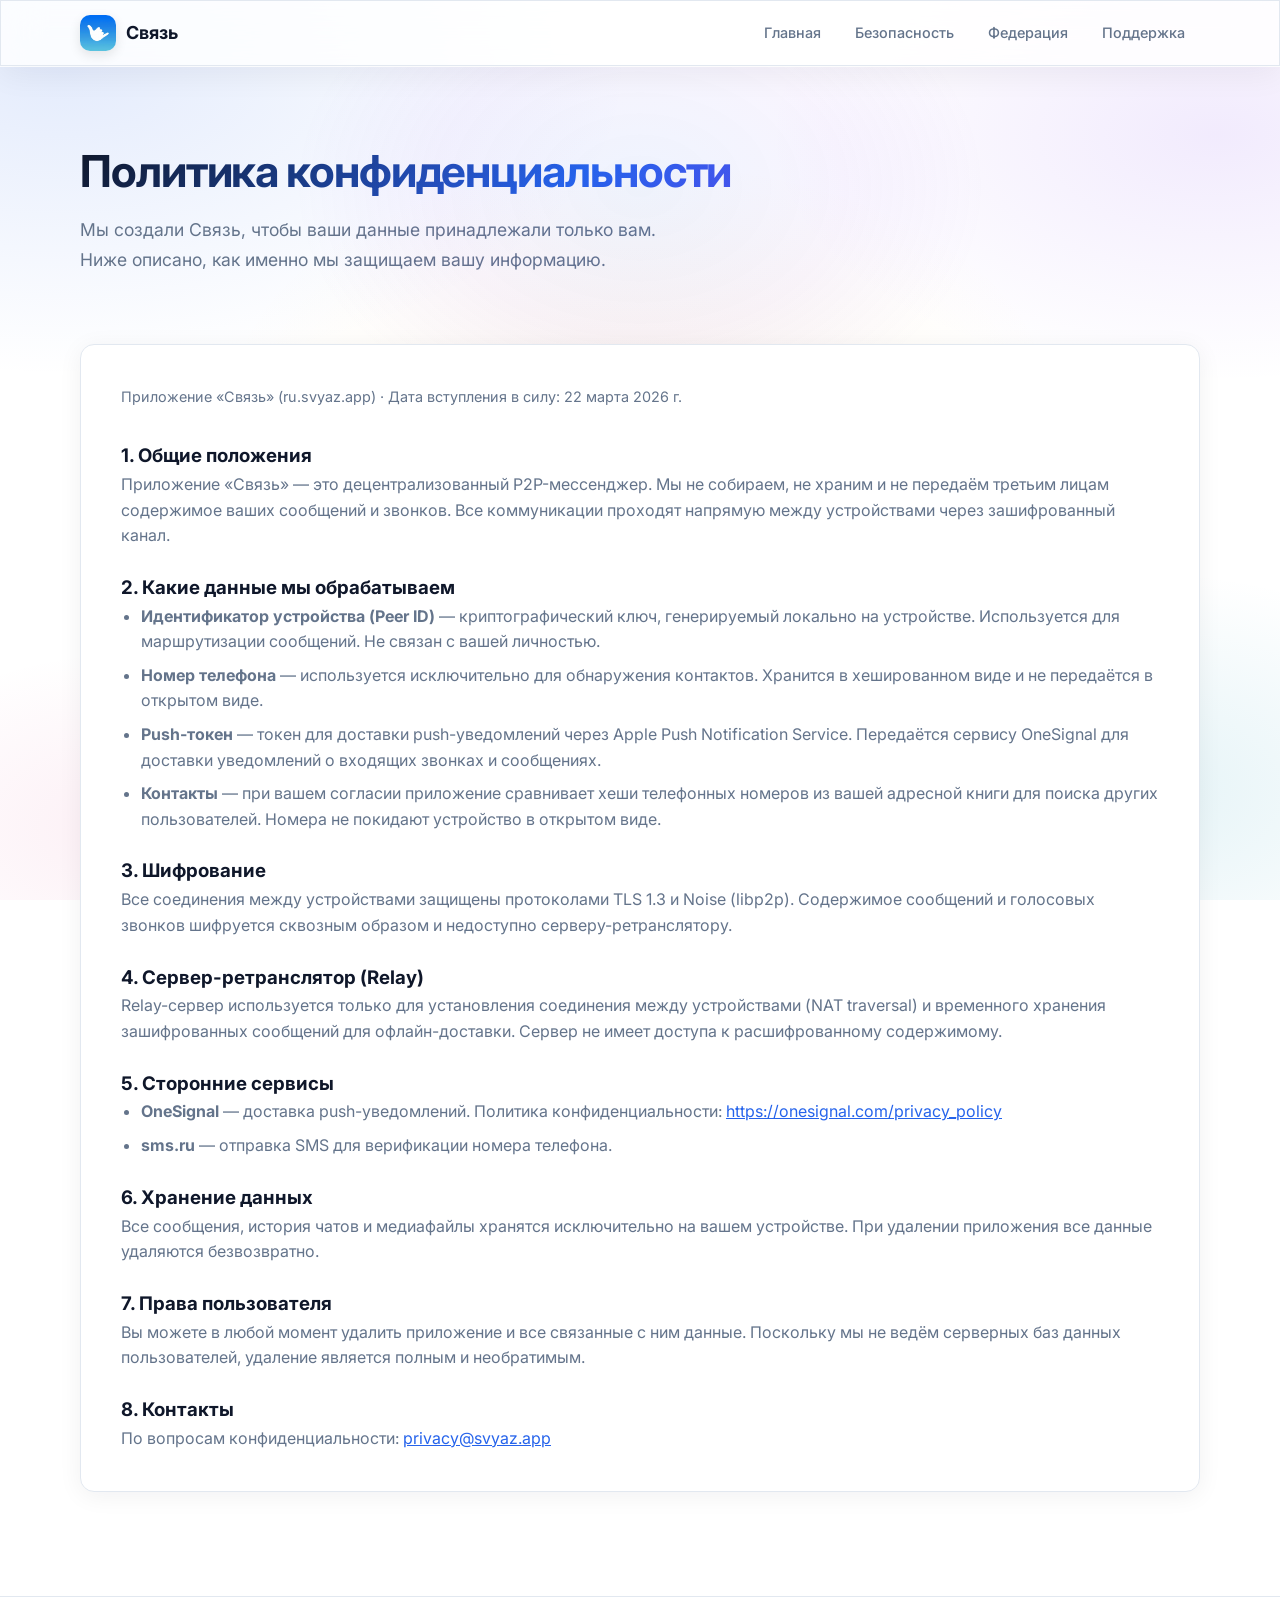
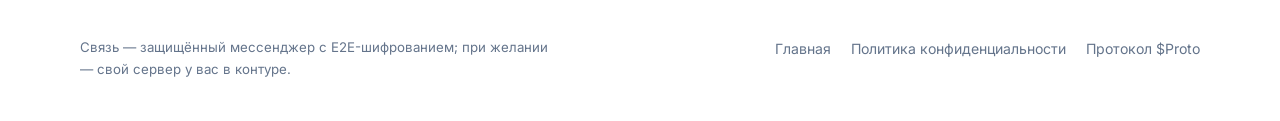
<file: site/privacy.html>
<!DOCTYPE html>
<html lang="ru">
<head>
  <meta charset="utf-8" />
  <meta name="viewport" content="width=device-width, initial-scale=1" />
  <title>Политика конфиденциальности — Связь</title>
  <meta name="description" content="Политика конфиденциальности приложения Связь." />
  <link rel="preconnect" href="https://fonts.googleapis.com" />
  <link rel="preconnect" href="https://fonts.gstatic.com" crossorigin />
  <link href="https://fonts.googleapis.com/css2?family=Inter:wght@400;500;600;700&display=swap" rel="stylesheet" />
  <link rel="stylesheet" href="css/styles.css" />
  <script src="js/site.js" defer></script>
</head>
<body>
  <header class="site-header">
    <div class="container inner">
      <a class="logo" href="index.html">
        <img src="img/app_icon.png" alt="Связь" class="logo-img" />
        Связь
      </a>
      <nav class="nav" aria-label="Основное меню">
        <a href="index.html">Главная</a>
        <a href="security.html">Безопасность</a>
        <a href="federation.html">Федерация</a>
        <a href="support.html">Поддержка</a>
      </nav>
    </div>
  </header>

  <main>
    <section class="hero" style="padding-bottom: 40px;">
      <div class="container">
        <h1>Политика конфиденциальности</h1>
        <p class="hero-lead">
          Мы создали Связь, чтобы ваши данные принадлежали только вам. Ниже описано, как именно мы защищаем вашу информацию.
        </p>
      </div>
    </section>

    <section class="section-no-reveal" style="padding-top: 0;">
      <div class="container">
        <div class="glass" style="padding: 40px; border-radius: var(--radius); text-align: left;" data-ai="fade-up" data-ai-delay="0.1">
          <p style="color: var(--text-muted); font-size: 0.9rem; margin-bottom: 32px;">
            Приложение «Связь» (ru.svyaz.app) · Дата вступления в силу: 22 марта 2026 г.
          </p>

          <h3>1. Общие положения</h3>
          <p style="color: var(--text-muted); line-height: 1.6; margin-bottom: 24px;">
            Приложение «Связь» — это децентрализованный P2P-мессенджер. Мы не собираем, не храним и не передаём третьим лицам содержимое ваших сообщений и звонков. Все коммуникации проходят напрямую между устройствами через зашифрованный канал.
          </p>

          <h3>2. Какие данные мы обрабатываем</h3>
          <ul style="color: var(--text-muted); line-height: 1.6; margin-bottom: 24px; padding-left: 20px;">
            <li style="margin-bottom: 8px;"><strong>Идентификатор устройства (Peer ID)</strong> — криптографический ключ, генерируемый локально на устройстве. Используется для маршрутизации сообщений. Не связан с вашей личностью.</li>
            <li style="margin-bottom: 8px;"><strong>Номер телефона</strong> — используется исключительно для обнаружения контактов. Хранится в хешированном виде и не передаётся в открытом виде.</li>
            <li style="margin-bottom: 8px;"><strong>Push-токен</strong> — токен для доставки push-уведомлений через Apple Push Notification Service. Передаётся сервису OneSignal для доставки уведомлений о входящих звонках и сообщениях.</li>
            <li style="margin-bottom: 8px;"><strong>Контакты</strong> — при вашем согласии приложение сравнивает хеши телефонных номеров из вашей адресной книги для поиска других пользователей. Номера не покидают устройство в открытом виде.</li>
          </ul>

          <h3>3. Шифрование</h3>
          <p style="color: var(--text-muted); line-height: 1.6; margin-bottom: 24px;">
            Все соединения между устройствами защищены протоколами TLS 1.3 и Noise (libp2p). Содержимое сообщений и голосовых звонков шифруется сквозным образом и недоступно серверу-ретранслятору.
          </p>

          <h3>4. Сервер-ретранслятор (Relay)</h3>
          <p style="color: var(--text-muted); line-height: 1.6; margin-bottom: 24px;">
            Relay-сервер используется только для установления соединения между устройствами (NAT traversal) и временного хранения зашифрованных сообщений для офлайн-доставки. Сервер не имеет доступа к расшифрованному содержимому.
          </p>

          <h3>5. Сторонние сервисы</h3>
          <ul style="color: var(--text-muted); line-height: 1.6; margin-bottom: 24px; padding-left: 20px;">
            <li style="margin-bottom: 8px;"><strong>OneSignal</strong> — доставка push-уведомлений. Политика конфиденциальности: <a href="https://onesignal.com/privacy_policy" target="_blank" rel="noopener noreferrer" style="color: var(--accent); text-decoration: underline;">https://onesignal.com/privacy_policy</a></li>
            <li style="margin-bottom: 8px;"><strong>sms.ru</strong> — отправка SMS для верификации номера телефона.</li>
          </ul>

          <h3>6. Хранение данных</h3>
          <p style="color: var(--text-muted); line-height: 1.6; margin-bottom: 24px;">
            Все сообщения, история чатов и медиафайлы хранятся исключительно на вашем устройстве. При удалении приложения все данные удаляются безвозвратно.
          </p>

          <h3>7. Права пользователя</h3>
          <p style="color: var(--text-muted); line-height: 1.6; margin-bottom: 24px;">
            Вы можете в любой момент удалить приложение и все связанные с ним данные. Поскольку мы не ведём серверных баз данных пользователей, удаление является полным и необратимым.
          </p>

          <h3>8. Контакты</h3>
          <p style="color: var(--text-muted); line-height: 1.6; margin-bottom: 0;">
            По вопросам конфиденциальности: <a href="mailto:privacy@svyaz.app" style="color: var(--accent); text-decoration: underline;">privacy@svyaz.app</a>
          </p>
        </div>
      </div>
    </section>
  </main>

  <footer class="site-footer">
    <div class="container inner">
      <p class="footer-copy">Связь — защищённый мессенджер с E2E-шифрованием; при желании — свой сервер у вас в контуре.</p>
      <div class="footer-links">
        <a href="index.html">Главная</a>
        <a href="privacy.html">Политика конфиденциальности</a>
        <a href="../PROTOCOL_ru.md">Протокол $Proto</a>
      </div>
    </div>
  </footer>
</body>
</html>
</file>
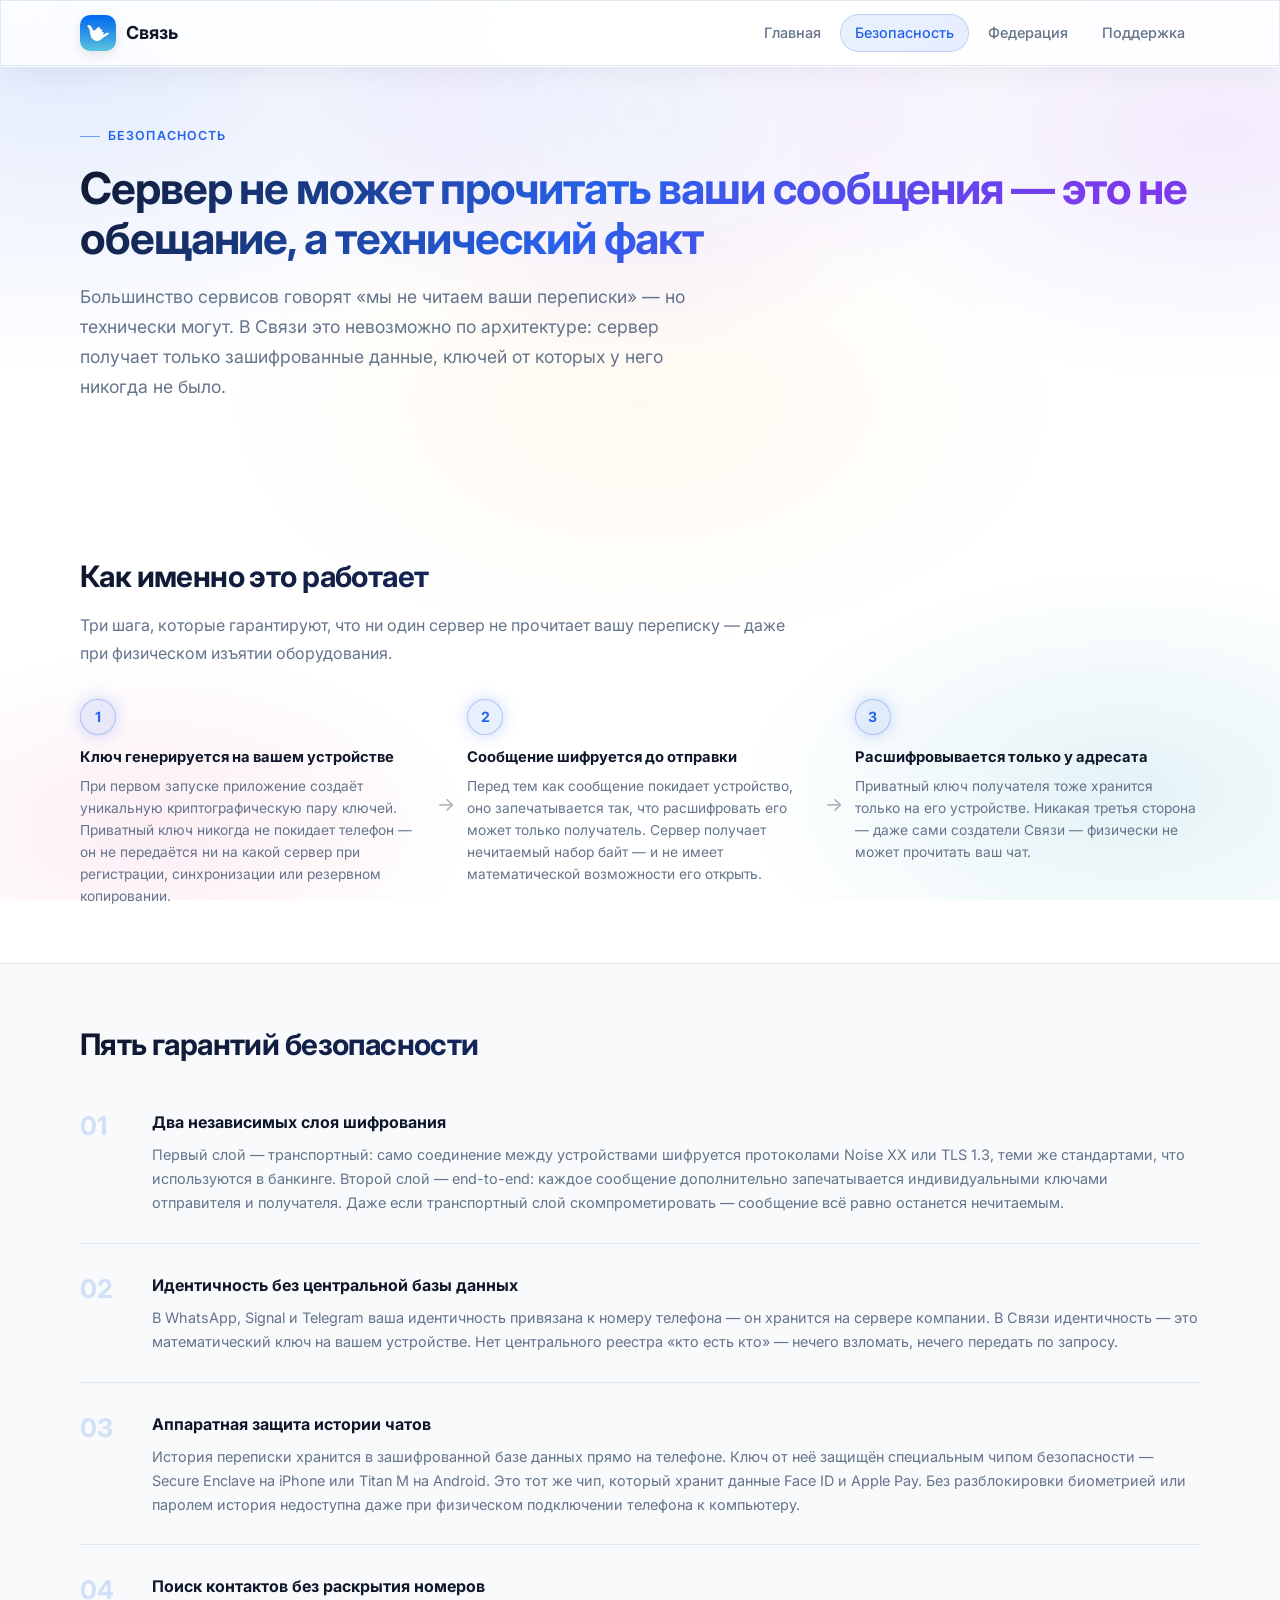
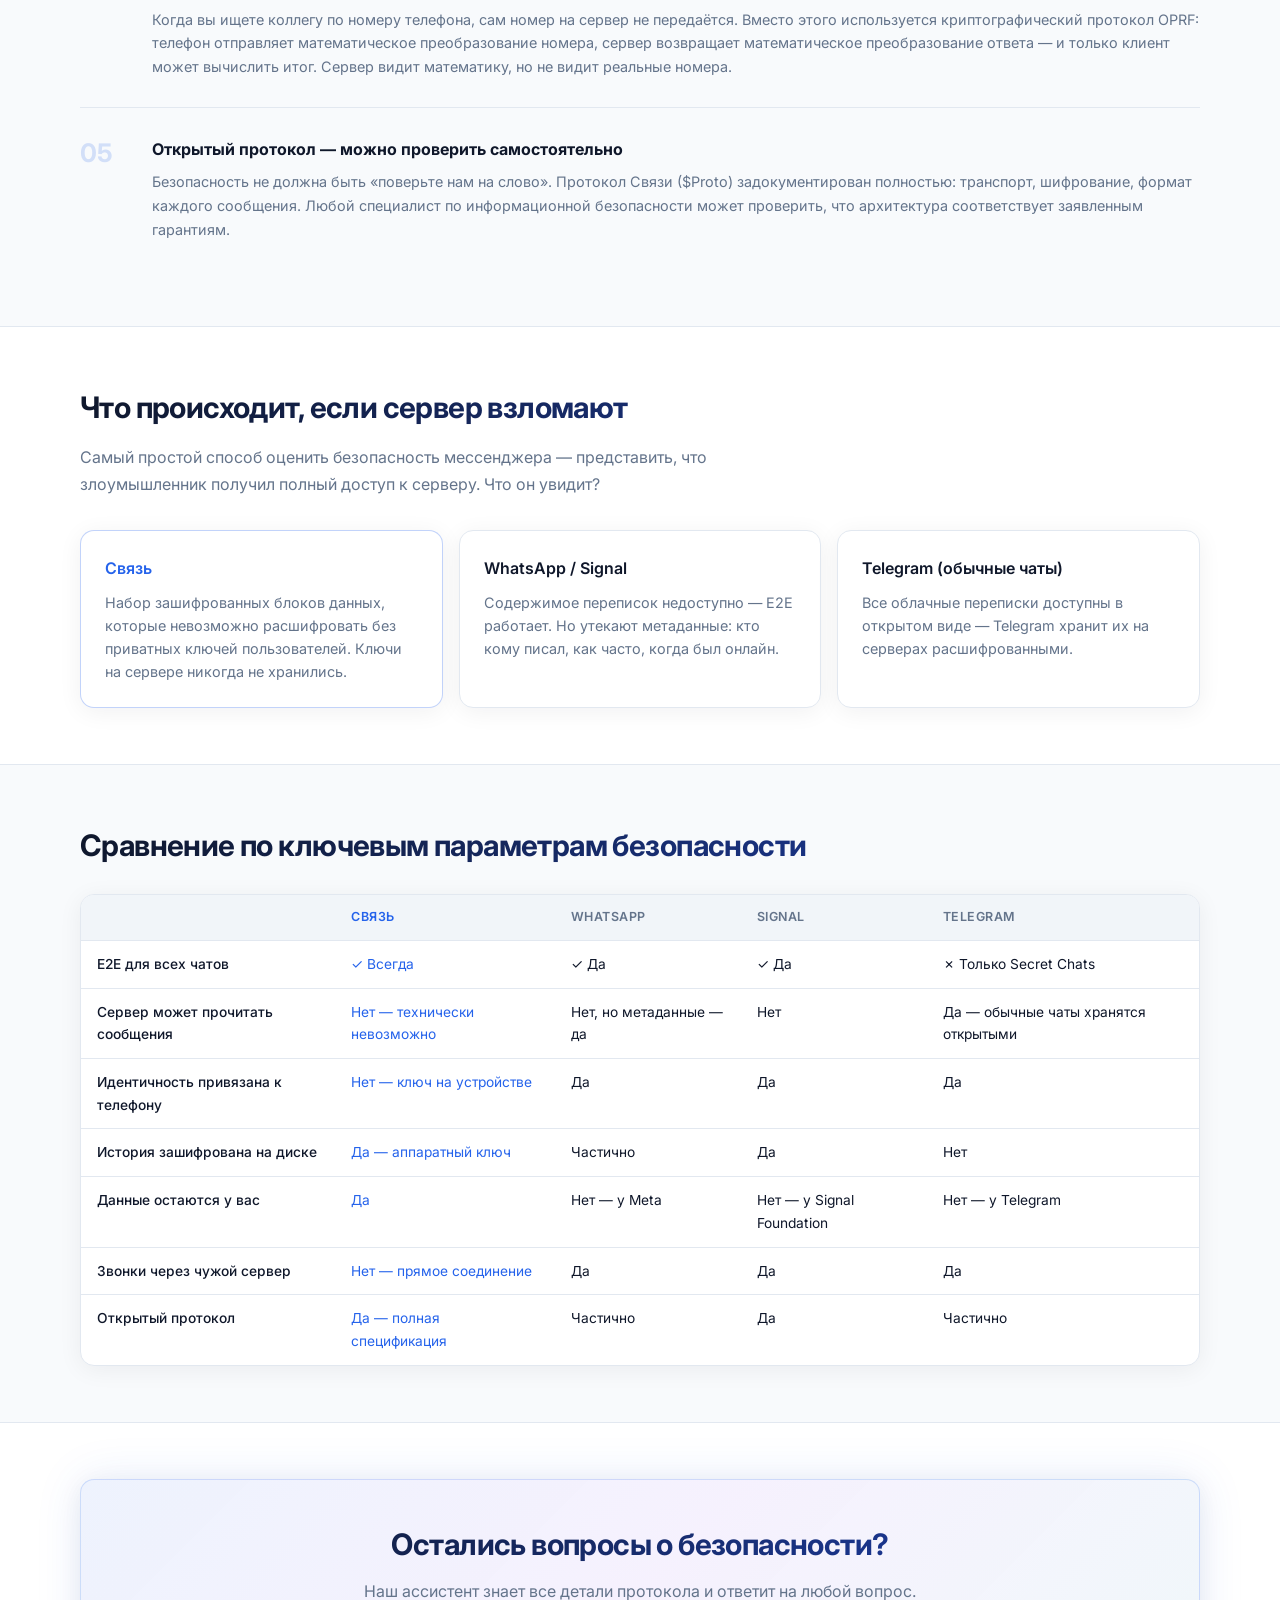
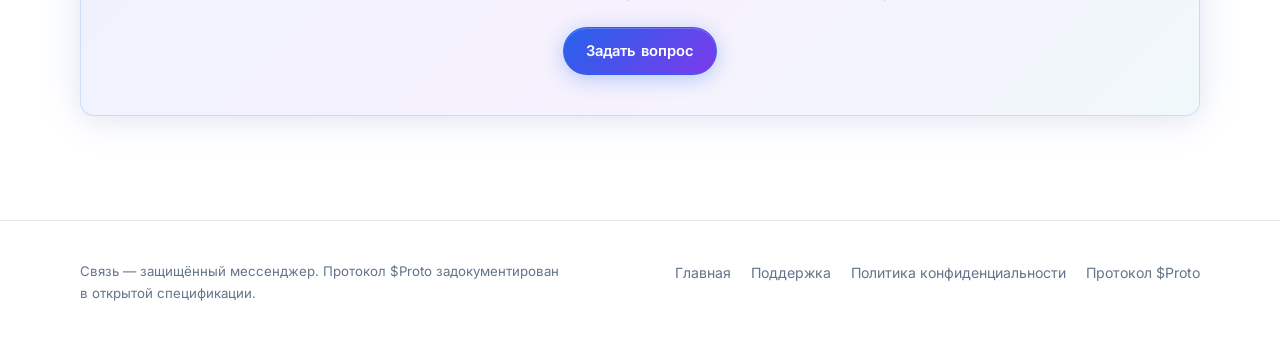
<file: site/security.html>
<!DOCTYPE html>
<html lang="ru">
<head>
  <meta charset="utf-8" />
  <meta name="viewport" content="width=device-width, initial-scale=1" />
  <title>Безопасность — Связь</title>
  <meta name="description" content="Почему сервер Связи технически не может прочитать ваши сообщения. Два слоя шифрования, идентичность без аккаунта, приватный поиск контактов." />
  <link rel="preconnect" href="https://fonts.googleapis.com" />
  <link rel="preconnect" href="https://fonts.gstatic.com" crossorigin />
  <link href="https://fonts.googleapis.com/css2?family=Inter:wght@400;500;600;700&display=swap" rel="stylesheet" />
  <link rel="stylesheet" href="css/styles.css" />
  <script src="js/site.js" defer></script>
</head>
<body>
  <header class="site-header">
    <div class="container inner">
      <a class="logo" href="index.html">
        <img src="img/app_icon.png" alt="Связь" class="logo-img" />
        Связь
      </a>
      <nav class="nav" aria-label="Основное меню">
        <a href="index.html">Главная</a>
        <a href="security.html" aria-current="page">Безопасность</a>
        <a href="federation.html">Федерация</a>
        <a href="support.html">Поддержка</a>
      </nav>
    </div>
  </header>

  <main>
    <section class="hero" style="padding-top: 52px;">
      <div class="container">
        <p class="hero-kicker">Безопасность</p>
        <h1>Сервер не может прочитать ваши сообщения — это не обещание, а технический факт</h1>
        <p class="hero-lead">
          Большинство сервисов говорят «мы не читаем ваши переписки» — но технически могут. В Связи это невозможно по архитектуре: сервер получает только зашифрованные данные, ключей от которых у него никогда не было.
        </p>
      </div>
    </section>

    <section class="section-no-reveal">
      <div class="container">
        <h2 data-ai="fade-up" data-ai-delay="0">Как именно это работает</h2>
        <p class="section-lead" data-ai="fade-up" data-ai-delay="0.06">Три шага, которые гарантируют, что ни один сервер не прочитает вашу переписку — даже при физическом изъятии оборудования.</p>
        <div class="security-flow" style="margin-top: 28px;">
          <div class="flow-step" data-ai="slide-left" data-ai-delay="0.08">
            <div class="flow-num">1</div>
            <div class="flow-text">
              <strong>Ключ генерируется на вашем устройстве</strong>
              <p>При первом запуске приложение создаёт уникальную криптографическую пару ключей. Приватный ключ никогда не покидает телефон — он не передаётся ни на какой сервер при регистрации, синхронизации или резервном копировании.</p>
            </div>
          </div>
          <div class="flow-arrow" data-ai="fade-up" data-ai-delay="0.18">→</div>
          <div class="flow-step" data-ai="slide-left" data-ai-delay="0.2">
            <div class="flow-num">2</div>
            <div class="flow-text">
              <strong>Сообщение шифруется до отправки</strong>
              <p>Перед тем как сообщение покидает устройство, оно запечатывается так, что расшифровать его может только получатель. Сервер получает нечитаемый набор байт — и не имеет математической возможности его открыть.</p>
            </div>
          </div>
          <div class="flow-arrow" data-ai="fade-up" data-ai-delay="0.28">→</div>
          <div class="flow-step" data-ai="slide-left" data-ai-delay="0.3">
            <div class="flow-num">3</div>
            <div class="flow-text">
              <strong>Расшифровывается только у адресата</strong>
              <p>Приватный ключ получателя тоже хранится только на его устройстве. Никакая третья сторона — даже сами создатели Связи — физически не может прочитать ваш чат.</p>
            </div>
          </div>
        </div>
      </div>
    </section>

    <section class="alt section-no-reveal">
      <div class="container">
        <h2 data-ai="fade-up" data-ai-delay="0">Пять гарантий безопасности</h2>
        <div class="principles">

          <article class="principle-item" data-ai="fade-up" data-ai-delay="0.04">
            <div class="principle-num">01</div>
            <div>
              <h3>Два независимых слоя шифрования</h3>
              <p>
                Первый слой — транспортный: само соединение между устройствами шифруется протоколами Noise XX или TLS 1.3, теми же стандартами, что используются в банкинге. Второй слой — end-to-end: каждое сообщение дополнительно запечатывается индивидуальными ключами отправителя и получателя. Даже если транспортный слой скомпрометировать — сообщение всё равно останется нечитаемым.
              </p>
            </div>
          </article>

          <article class="principle-item" data-ai="fade-up" data-ai-delay="0.12">
            <div class="principle-num">02</div>
            <div>
              <h3>Идентичность без центральной базы данных</h3>
              <p>
                В WhatsApp, Signal и Telegram ваша идентичность привязана к номеру телефона — он хранится на сервере компании. В Связи идентичность — это математический ключ на вашем устройстве. Нет центрального реестра «кто есть кто» — нечего взломать, нечего передать по запросу.
              </p>
            </div>
          </article>

          <article class="principle-item" data-ai="fade-up" data-ai-delay="0.2">
            <div class="principle-num">03</div>
            <div>
              <h3>Аппаратная защита истории чатов</h3>
              <p>
                История переписки хранится в зашифрованной базе данных прямо на телефоне. Ключ от неё защищён специальным чипом безопасности — Secure Enclave на iPhone или Titan M на Android. Это тот же чип, который хранит данные Face ID и Apple Pay. Без разблокировки биометрией или паролем история недоступна даже при физическом подключении телефона к компьютеру.
              </p>
            </div>
          </article>

          <article class="principle-item" data-ai="fade-up" data-ai-delay="0.28">
            <div class="principle-num">04</div>
            <div>
              <h3>Поиск контактов без раскрытия номеров</h3>
              <p>
                Когда вы ищете коллегу по номеру телефона, сам номер на сервер не передаётся. Вместо этого используется криптографический протокол OPRF: телефон отправляет математическое преобразование номера, сервер возвращает математическое преобразование ответа — и только клиент может вычислить итог. Сервер видит математику, но не видит реальные номера.
              </p>
            </div>
          </article>

          <article class="principle-item" data-ai="fade-up" data-ai-delay="0.36">
            <div class="principle-num">05</div>
            <div>
              <h3>Открытый протокол — можно проверить самостоятельно</h3>
              <p>
                Безопасность не должна быть «поверьте нам на слово». Протокол Связи ($Proto) задокументирован полностью: транспорт, шифрование, формат каждого сообщения. Любой специалист по информационной безопасности может проверить, что архитектура соответствует заявленным гарантиям.
              </p>
            </div>
          </article>

        </div>
      </div>
    </section>

    <section class="section-no-reveal">
      <div class="container">
        <h2 data-ai="fade-up" data-ai-delay="0">Что происходит, если сервер взломают</h2>
        <p class="section-lead" data-ai="fade-up" data-ai-delay="0.06">
          Самый простой способ оценить безопасность мессенджера — представить, что злоумышленник получил полный доступ к серверу. Что он увидит?
        </p>
        <div class="grid-3">
          <article class="card" data-ai="scale-in" data-ai-delay="0.08" style="border-color: rgba(37,99,235,0.28);">
            <h3 style="color: var(--accent);">Связь</h3>
            <p>Набор зашифрованных блоков данных, которые невозможно расшифровать без приватных ключей пользователей. Ключи на сервере никогда не хранились.</p>
          </article>
          <article class="card" data-ai="scale-in" data-ai-delay="0.16">
            <h3>WhatsApp / Signal</h3>
            <p>Содержимое переписок недоступно — E2E работает. Но утекают метаданные: кто кому писал, как часто, когда был онлайн.</p>
          </article>
          <article class="card" data-ai="scale-in" data-ai-delay="0.24">
            <h3>Telegram (обычные чаты)</h3>
            <p>Все облачные переписки доступны в открытом виде — Telegram хранит их на серверах расшифрованными.</p>
          </article>
        </div>
      </div>
    </section>

    <section class="alt section-no-reveal">
      <div class="container">
        <h2 data-ai="fade-up" data-ai-delay="0">Сравнение по ключевым параметрам безопасности</h2>
        <div class="table-wrap" data-ai="blur-in" data-ai-delay="0.1">
          <table class="compare">
            <thead>
              <tr>
                <th></th>
                <th class="col-proto">Связь</th>
                <th>WhatsApp</th>
                <th>Signal</th>
                <th>Telegram</th>
              </tr>
            </thead>
            <tbody>
              <tr>
                <td>E2E для всех чатов</td>
                <td class="col-proto">✓ Всегда</td>
                <td>✓ Да</td>
                <td>✓ Да</td>
                <td>✗ Только Secret Chats</td>
              </tr>
              <tr>
                <td>Сервер может прочитать сообщения</td>
                <td class="col-proto">Нет — технически невозможно</td>
                <td>Нет, но метаданные — да</td>
                <td>Нет</td>
                <td>Да — обычные чаты хранятся открытыми</td>
              </tr>
              <tr>
                <td>Идентичность привязана к телефону</td>
                <td class="col-proto">Нет — ключ на устройстве</td>
                <td>Да</td>
                <td>Да</td>
                <td>Да</td>
              </tr>
              <tr>
                <td>История зашифрована на диске</td>
                <td class="col-proto">Да — аппаратный ключ</td>
                <td>Частично</td>
                <td>Да</td>
                <td>Нет</td>
              </tr>
              <tr>
                <td>Данные остаются у вас</td>
                <td class="col-proto">Да</td>
                <td>Нет — у Meta</td>
                <td>Нет — у Signal Foundation</td>
                <td>Нет — у Telegram</td>
              </tr>
              <tr>
                <td>Звонки через чужой сервер</td>
                <td class="col-proto">Нет — прямое соединение</td>
                <td>Да</td>
                <td>Да</td>
                <td>Да</td>
              </tr>
              <tr>
                <td>Открытый протокол</td>
                <td class="col-proto">Да — полная спецификация</td>
                <td>Частично</td>
                <td>Да</td>
                <td>Частично</td>
              </tr>
            </tbody>
          </table>
        </div>
      </div>
    </section>

    <section class="section-no-reveal">
      <div class="container">
        <div class="cta-strip" data-ai="scale-in" data-ai-delay="0.06">
          <h2>Остались вопросы о безопасности?</h2>
          <p>Наш ассистент знает все детали протокола и ответит на любой вопрос.</p>
          <a class="btn btn-primary" href="support.html">Задать вопрос</a>
        </div>
      </div>
    </section>
  </main>

  <footer class="site-footer">
    <div class="container inner">
      <p class="footer-copy">Связь — защищённый мессенджер. Протокол $Proto задокументирован в открытой спецификации.</p>
      <div class="footer-links">
        <a href="index.html">Главная</a>
        <a href="support.html">Поддержка</a>
        <a href="privacy.html">Политика конфиденциальности</a>
        <a href="../PROTOCOL_ru.md">Протокол $Proto</a>
      </div>
    </div>
  </footer>
</body>
</html>
</file>
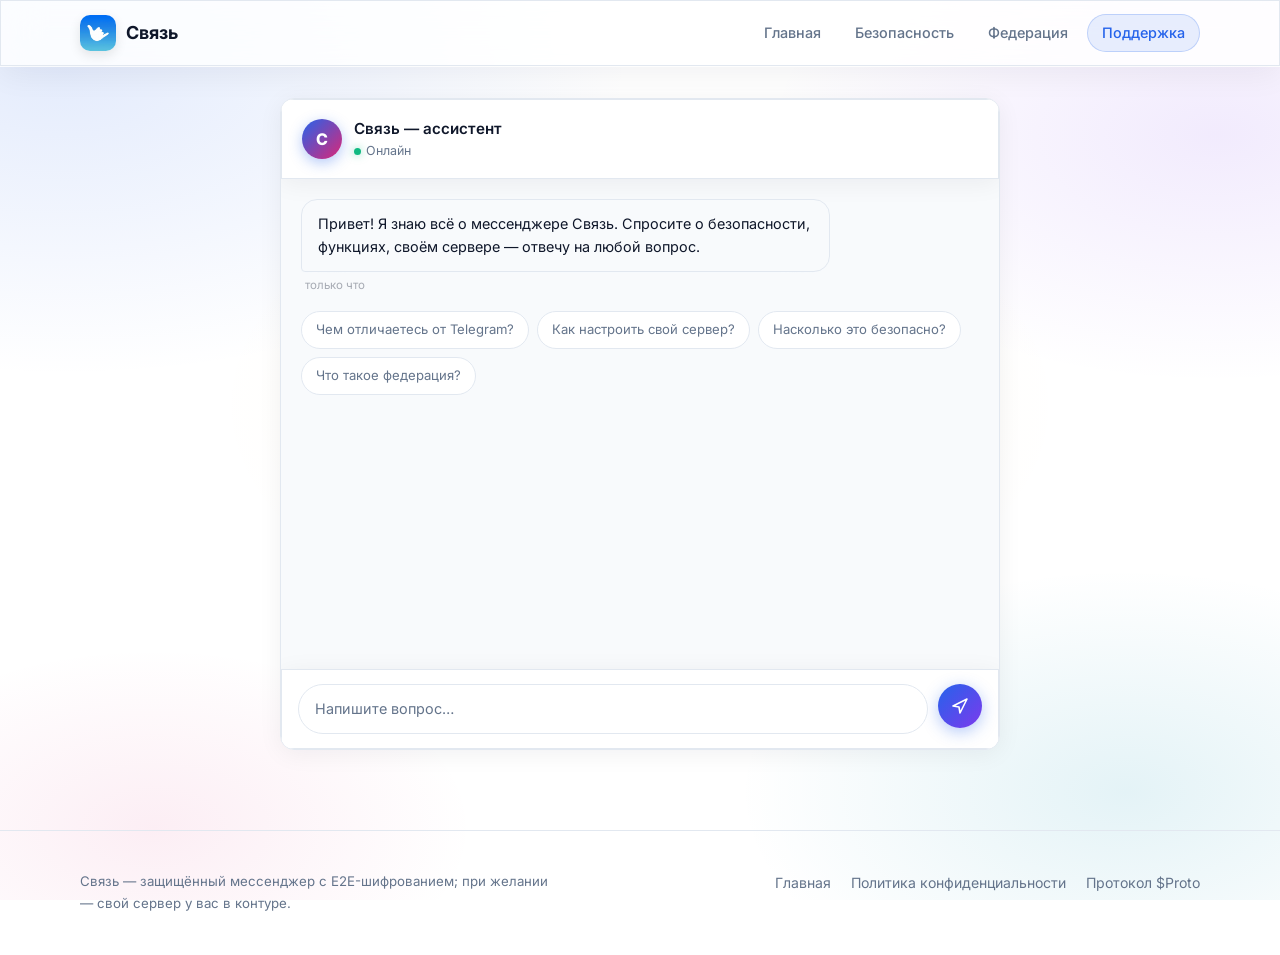
<file: site/support.html>
<!DOCTYPE html>
<html lang="ru">
<head>
  <meta charset="utf-8" />
  <meta name="viewport" content="width=device-width, initial-scale=1" />
  <title>Поддержка — Связь</title>
  <meta name="description" content="AI-ассистент поддержки Связь — задайте любой вопрос о продукте." />
  <link rel="preconnect" href="https://fonts.googleapis.com" />
  <link rel="preconnect" href="https://fonts.gstatic.com" crossorigin />
  <link href="https://fonts.googleapis.com/css2?family=Inter:wght@400;500;600;700&display=swap" rel="stylesheet" />
  <link rel="stylesheet" href="css/styles.css" />
  <script src="js/site.js" defer></script>
</head>
<body class="chat-page">
  <header class="site-header">
    <div class="container inner">
      <a class="logo" href="index.html">
        <img src="img/app_icon.png" alt="Связь" class="logo-img" />
        Связь
      </a>
      <nav class="nav" aria-label="Основное меню">
        <a href="index.html">Главная</a>
        <a href="security.html">Безопасность</a>
        <a href="federation.html">Федерация</a>
        <a href="support.html" aria-current="page">Поддержка</a>
      </nav>
    </div>
  </header>

  <main class="chat-main">
    <div class="chat-wrap" data-ai="scale-in" data-ai-delay="0">
      <div class="chat-header" data-ai="fade-up" data-ai-delay="0.06">
        <div class="chat-agent-avatar">С</div>
        <div>
          <p class="chat-agent-name">Связь — ассистент</p>
          <p class="chat-agent-status"><span class="chat-online-dot"></span>Онлайн</p>
        </div>
      </div>

      <div class="chat-messages" id="chatMessages" role="log" aria-live="polite">
        <div class="chat-msg chat-msg--bot" data-ai="fade-up" data-ai-delay="0.12">
          <div class="chat-bubble">
            Привет! Я знаю всё о мессенджере Связь. Спросите о безопасности, функциях, своём сервере — отвечу на любой вопрос.
          </div>
          <div class="chat-time" aria-hidden="true">только что</div>
        </div>
        <div class="chat-suggestions" id="chatSuggestions" data-ai="fade-up" data-ai-delay="0.2">
          <button class="chat-pill" data-q="Чем вы отличаетесь от Telegram?">Чем отличаетесь от Telegram?</button>
          <button class="chat-pill" data-q="Как настроить свой сервер?">Как настроить свой сервер?</button>
          <button class="chat-pill" data-q="Насколько это безопасно?">Насколько это безопасно?</button>
          <button class="chat-pill" data-q="Что такое федерация?">Что такое федерация?</button>
        </div>
      </div>

      <form class="chat-form" id="chatForm" autocomplete="off" data-ai="fade-up" data-ai-delay="0.28">
        <input
          type="text"
          id="chatInput"
          class="chat-input"
          placeholder="Напишите вопрос…"
          maxlength="400"
          aria-label="Введите вопрос"
        />
        <button type="submit" class="chat-send" aria-label="Отправить">
          <svg width="20" height="20" viewBox="0 0 20 20" fill="none"><path d="M3 10L17 3L10 17L9 11L3 10Z" stroke="currentColor" stroke-width="1.6" stroke-linejoin="round"/></svg>
        </button>
      </form>
    </div>
  </main>

  <footer class="site-footer">
    <div class="container inner">
      <p class="footer-copy">Связь — защищённый мессенджер с E2E-шифрованием; при желании — свой сервер у вас в контуре.</p>
      <div class="footer-links">
        <a href="index.html">Главная</a>
        <a href="privacy.html">Политика конфиденциальности</a>
        <a href="../PROTOCOL_ru.md">Протокол $Proto</a>
      </div>
    </div>
  </footer>

  <script>
  (function () {
    var kb = [
      {
        keys: ["что такое", "что это", "расскажи о", "что за", "о продукте", "parley", "parley"],
        answer: "Связь — защищённый мессенджер, в котором сообщения шифруются прямо на вашем устройстве до отправки. Даже если перехватить данные на сервере — прочитать их невозможно технически. Это не просто «галочка» в настройках, а архитектурная гарантия. Работает как привычный мессенджер: чаты, группы, звонки, файлы — но без зависимости от иностранных облаков."
      },
      {
        keys: ["безопас", "шифров", "e2e", "конфиденциальн", "приватн"],
        answer: "Каждое сообщение шифруется на вашем телефоне до отправки — ключ есть только у вас и собеседника. Сервер получает нечитаемый набор байт и не может это изменить даже по требованию. История чатов хранится зашифрованной прямо на диске телефона: ключ защищён аппаратным чипом (Face ID / Touch ID). Два независимых слоя шифрования: на транспорте и на уровне каждого сообщения."
      },
      {
        keys: ["telegram", "телеграм", "mtproto"],
        answer: "Главное отличие: в Telegram обычные облачные чаты не зашифрованы сквозным шифрованием — сервер Telegram видит их в открытом виде. E2E работает только в «Секретных чатах», которые мало кто использует. В Связи E2E включено для всех переписок по умолчанию, без выбора режима. Плюс — реле Связи в принципе не может расшифровать сообщения, это гарантировано технически."
      },
      {
        keys: ["whatsapp", "вотсап", "meta", "мета"],
        answer: "WhatsApp использует E2E-шифрование для содержимого сообщений, но принадлежит Meta (Facebook). Meta собирает метаданные: кому вы пишете, как часто, когда выходите онлайн — и использует это для таргетинга. Серверы в иностранной юрисдикции. Связь не собирает метаданные и разворачивается на ваших серверах — данные не покидают ваш периметр."
      },
      {
        keys: ["signal", "сигнал"],
        answer: "Signal — один из самых безопасных публичных мессенджеров, но у него есть ограничения: требует номер телефона для регистрации, серверы принадлежат американской некоммерческой организации, нельзя развернуть на своей инфраструктуре. Связь не требует номера телефона, работает на ваших серверах и не зависит от иностранной инфраструктуры."
      },
      {
        keys: ["сервер", "реле", "self-hosted", "self hosted", "свой", "установить", "развернуть", "5 минут"],
        answer: "Свой сервер — это проще, чем кажется. Один файл, несколько строк в терминале — и ваш сервер готов. Он автоматически подключается к общей федерации Связи: ваши пользователи смогут общаться как с людьми внутри вашего сервера, так и со всеми участниками общей сети. Минимальные требования: самый дешёвый VPS (1 ядро, 1 ГБ RAM)."
      },
      {
        keys: ["федерац", "общая сеть", "общее пространство", "подключить", "контур"],
        answer: "Федерация — это как email: у разных людей могут быть разные почтовые серверы (Gmail, Яндекс, корпоративный), но они спокойно переписываются друг с другом. В Связи так же: есть общая публичная сеть, и можно поднять свой сервер, который к ней подключается. Ваши сотрудники общаются внутри вашего изолированного пространства, но при желании — и с участниками общей сети."
      },
      {
        keys: ["аккаунт", "регистрац", "номер телефона", "телефон"],
        answer: "Классической регистрации с паролем и email нет. Идентичность — это криптографический ключ, который создаётся на вашем устройстве при первом запуске. Нет базы данных «номер телефона → пользователь» на чужом сервере. Для поиска коллег по номеру есть специальный протокол, при котором сервер не видит сами номера в открытом виде."
      },
      {
        keys: ["звонок", "звонки", "voip", "голосов"],
        answer: "Голосовые звонки в Связи проходят напрямую между устройствами — аудиопоток не идёт через сервер. В WhatsApp, Telegram и Signal звонки маршрутизируются через их серверы. P2P звонки означают меньшую задержку и принципиальную невозможность перехвата на сервере."
      },
      {
        keys: ["файл", "файлы", "документ", "фото", "видео"],
        answer: "Файлы до 1 ГБ: документы, фото, видео, голосовые сообщения. Передача идёт через ваш реле-сервер с шифрованием — сервер хранит зашифрованный файл до момента, пока получатель не заберёт его. Потом автоматически удаляет."
      },
      {
        keys: ["группа", "группов", "чат"],
        answer: "Групповые чаты поддерживаются. Техническая особенность: группы не хранятся как отдельная сущность на сервере — сервер только доставляет зашифрованные сообщения каждому участнику. Это значит, что сервер не знает состав группы и не может восстановить историю."
      },
      {
        keys: ["скачать", "как начать", "попробовать", "ios", "android", "приложение"],
        answer: "Мобильное приложение для iOS и Android — на странице загрузки. Для использования в публичной сети регистрация занимает несколько секунд. Для корпоративного развёртывания на своей инфраструктуре — напишите в поддержку, поможем с настройкой."
      },
      {
        keys: ["протокол", "$proto", "proto", "спецификац"],
        answer: "Протокол Связи называется $Proto и задокументирован в открытой спецификации. Там описан транспорт, шифрование, формат сообщений, механизм поиска контактов без раскрытия номеров (OPRF) и сравнение с MTProto. Безопасность не должна быть чёрным ящиком — всё можно проверить независимо."
      },
      {
        keys: ["цена", "стоимость", "сколько стоит", "платно", "бесплатно"],
        answer: "Свяжитесь с нами для обсуждения условий. Публичная версия доступна бесплатно. Для корпоративного развёртывания с поддержкой и гарантиями — напишите, обсудим."
      }
    ];

    var defaultAnswer = "Хороший вопрос. Если коротко — Связь строит безопасность на принципе «сервер не должен знать ничего». Уточните вопрос или попробуйте спросить иначе — отвечу подробнее. Например: «чем вы отличаетесь от Telegram», «как настроить свой сервер», «что такое федерация».";

    function findAnswer(q) {
      var ql = q.toLowerCase();
      for (var i = 0; i < kb.length; i++) {
        for (var j = 0; j < kb[i].keys.length; j++) {
          if (ql.indexOf(kb[i].keys[j]) !== -1) return kb[i].answer;
        }
      }
      return defaultAnswer;
    }

    var messages = document.getElementById("chatMessages");
    var form = document.getElementById("chatForm");
    var input = document.getElementById("chatInput");
    var suggestions = document.getElementById("chatSuggestions");

    function now() {
      var d = new Date();
      return d.getHours() + ":" + String(d.getMinutes()).padStart(2, "0");
    }

    function addMsg(text, role) {
      var wrapper = document.createElement("div");
      wrapper.className = "chat-msg chat-msg--" + role;
      var bubble = document.createElement("div");
      bubble.className = "chat-bubble";
      bubble.textContent = text;
      var time = document.createElement("div");
      time.className = "chat-time";
      time.setAttribute("aria-hidden", "true");
      time.textContent = now();
      wrapper.appendChild(bubble);
      wrapper.appendChild(time);
      messages.appendChild(wrapper);
      messages.scrollTop = messages.scrollHeight;
    }

    function addTyping() {
      var wrapper = document.createElement("div");
      wrapper.className = "chat-msg chat-msg--bot chat-msg--typing";
      wrapper.id = "typingIndicator";
      wrapper.innerHTML = '<div class="chat-bubble"><span class="dot"></span><span class="dot"></span><span class="dot"></span></div>';
      messages.appendChild(wrapper);
      messages.scrollTop = messages.scrollHeight;
    }

    function removeTyping() {
      var t = document.getElementById("typingIndicator");
      if (t) t.remove();
    }

    function send(text) {
      if (!text.trim()) return;
      suggestions.style.display = "none";
      addMsg(text, "user");
      input.value = "";
      addTyping();
      var delay = 600 + Math.random() * 600;
      setTimeout(function () {
        removeTyping();
        addMsg(findAnswer(text), "bot");
      }, delay);
    }

    form.addEventListener("submit", function (e) {
      e.preventDefault();
      send(input.value);
    });

    document.querySelectorAll(".chat-pill").forEach(function (btn) {
      btn.addEventListener("click", function () {
        send(btn.dataset.q);
      });
    });
  })();
  </script>
</body>
</html>
</file>
<file: site/css/styles.css>
/* ============================================================
   Связь — светлая тема, яркие акценты
   ============================================================ */

@import url('https://fonts.googleapis.com/css2?family=Inter:wght@400;500;600;700&display=swap');

/* ── Tokens ─────────────────────────────────────────────────── */
:root {
  --bg:             #ffffff;
  --bg-soft:        #f8fafc;
  --bg-alt:         #f1f5f9;

  --glass-bg:       #ffffff;
  --glass-bg-2:     #f8fafc;
  --glass-border:   #e2e8f0;
  --glass-border-2: #cbd5e1;
  --glass-shine:    rgba(255, 255, 255, 0.9);
  --glass-blur:     blur(20px) saturate(180%);

  --text:           #0f172a;
  --text-muted:     #64748b;
  --text-dim:       rgba(15, 23, 42, 0.35);

  --accent:         #2563eb;
  --accent-2:       #7c3aed;
  --accent-cyan:    #0891b2;
  --accent-pink:    #db2777;
  --accent-hover:   #1d4ed8;
  --accent-glow:    rgba(37, 99, 235, 0.25);
  --accent-dim:     rgba(37, 99, 235, 0.1);

  --radius:         14px;
  --radius-sm:      10px;
  --font:           "Inter", system-ui, -apple-system, "Segoe UI", sans-serif;
  --max:            1120px;

  --shadow-card:    0 4px 24px rgba(15, 23, 42, 0.06);
  --shadow-hover:   0 12px 40px rgba(15, 23, 42, 0.12);
  --shadow-glass:     0 8px 32px rgba(15, 23, 42, 0.08);
}

/* ── Reset ───────────────────────────────────────────────────── */
*, *::before, *::after { box-sizing: border-box; margin: 0; padding: 0; }
html { scroll-behavior: smooth; }

/* ── Base ────────────────────────────────────────────────────── */
body {
  font-family: var(--font);
  font-size: 16px;
  line-height: 1.65;
  color: var(--text);
  background: var(--bg);
  min-height: 100vh;
  -webkit-font-smoothing: antialiased;
  color-scheme: light;
}

/* Яркие пятна на белом */
body::before {
  content: "";
  position: fixed;
  inset: 0;
  z-index: -2;
  background:
    radial-gradient(ellipse 85% 65% at 5% 8%,   rgba(37, 99, 235, 0.12) 0%, transparent 52%),
    radial-gradient(ellipse 70% 55% at 95% 15%,  rgba(124, 58, 237, 0.1) 0%, transparent 50%),
    radial-gradient(ellipse 55% 45% at 88% 88%,  rgba(8, 145, 178, 0.11) 0%, transparent 55%),
    radial-gradient(ellipse 50% 40% at 12% 92%,  rgba(219, 39, 119, 0.08) 0%, transparent 50%),
    radial-gradient(ellipse 60% 50% at 50% 45%,  rgba(245, 158, 11, 0.06) 0%, transparent 55%),
    var(--bg);
  pointer-events: none;
  animation: meshPulse 20s ease-in-out infinite alternate;
}

@keyframes meshPulse {
  0%   { opacity: 1; }
  50%  { opacity: 0.92; }
  100% { opacity: 1; }
}

/* ── Utilities ───────────────────────────────────────────────── */
a { color: var(--accent); text-decoration: none; transition: color 0.15s; }
a:hover { color: var(--accent-hover); }

.container {
  width: min(100% - 40px, var(--max));
  margin-inline: auto;
}

.visually-hidden {
  position: absolute; width: 1px; height: 1px; padding: 0;
  margin: -1px; overflow: hidden; clip: rect(0,0,0,0); white-space: nowrap; border: 0;
}

/* ── Glass mixin ─────────────────────────────────────────────── */
.glass,
.card,
.site-header,
.chat-wrap,
.chat-header,
.chat-form,
.support-contact-card,
.support-toc,
.network-card,
.fed-node,
.setup-steps,
.setup-step,
.fed-analogy-col,
.table-wrap,
.faq-section--cta,
.pre-block,
.cta-strip {
  background: var(--glass-bg);
  backdrop-filter: var(--glass-blur);
  -webkit-backdrop-filter: var(--glass-blur);
  border: 1px solid var(--glass-border);
  box-shadow: var(--shadow-card);
}

/* ── Header ──────────────────────────────────────────────────── */
.site-header {
  position: sticky;
  top: 0;
  z-index: 50;
  background: rgba(255, 255, 255, 0.82) !important;
  border-bottom: 1px solid var(--glass-border) !important;
  border-radius: 0;
  box-shadow: 0 1px 0 rgba(255,255,255,0.8), 0 8px 32px rgba(15, 23, 42, 0.06) !important;
  transition: box-shadow 0.45s cubic-bezier(0.16, 1, 0.3, 1), border-color 0.35s ease, background 0.35s ease;
}

.site-header.is-scrolled {
  background: rgba(255, 255, 255, 0.94) !important;
  border-bottom-color: rgba(37, 99, 235, 0.08) !important;
  box-shadow: 0 1px 0 rgba(255,255,255,0.95), 0 12px 40px rgba(15, 23, 42, 0.08) !important;
}

.site-header .inner {
  display: flex;
  align-items: center;
  justify-content: space-between;
  min-height: 64px;
  gap: 24px;
}

.logo {
  display: flex;
  align-items: center;
  gap: 10px;
  font-weight: 700;
  font-size: 1.12rem;
  color: var(--text);
  transition: transform 0.35s cubic-bezier(0.16, 1, 0.3, 1);
}
.logo:hover { color: var(--text); transform: translateY(-1px); }

.logo-img {
  width: 36px;
  height: 36px;
  min-width: 36px;
  min-height: 36px;
  max-width: 36px;
  max-height: 36px;
  border-radius: 10px;
  object-fit: cover;
  box-shadow: 0 4px 12px rgba(0, 0, 0, 0.1);
  transition: transform 0.4s cubic-bezier(0.16, 1, 0.3, 1), box-shadow 0.4s ease;
}
.logo:hover .logo-img {
  transform: scale(1.04) rotate(-2deg);
  box-shadow: 0 6px 16px rgba(0, 0, 0, 0.15);
}

.nav {
  display: flex;
  flex-wrap: wrap;
  align-items: center;
  gap: 4px;
}

.nav a {
  color: var(--text-muted);
  font-size: 0.9rem;
  font-weight: 500;
  padding: 6px 14px;
  border-radius: 999px;
  border: 1px solid transparent;
  transition:
    color 0.25s ease,
    background 0.25s ease,
    border-color 0.25s ease,
    transform 0.3s cubic-bezier(0.16, 1, 0.3, 1);
}
.nav a:hover {
  color: var(--text);
  background: var(--glass-bg);
  border-color: var(--glass-border);
  transform: translateY(-1px);
}
.nav a[aria-current="page"] {
  color: var(--accent);
  background: var(--accent-dim);
  border-color: rgba(37, 99, 235, 0.22);
}

/* ── Buttons ─────────────────────────────────────────────────── */
.btn {
  display: inline-flex;
  align-items: center;
  justify-content: center;
  padding: 11px 22px;
  border-radius: 999px;
  font-weight: 600;
  font-size: 0.92rem;
  border: 1px solid transparent;
  cursor: pointer;
  transition: transform 0.35s cubic-bezier(0.16, 1, 0.3, 1), box-shadow 0.35s ease, background 0.25s ease, border-color 0.25s ease, color 0.2s ease;
  letter-spacing: 0.01em;
}

.btn-primary {
  background: linear-gradient(135deg, #2563eb, #7c3aed);
  color: #fff;
  border-color: rgba(37, 99, 235, 0.35);
  box-shadow: 0 4px 20px rgba(37, 99, 235, 0.3), inset 0 1px 0 rgba(255,255,255,0.2);
}
.btn-primary:hover {
  background: linear-gradient(135deg, #1d4ed8, #6d28d9);
  color: #fff;
  box-shadow: 0 8px 28px rgba(37, 99, 235, 0.4), inset 0 1px 0 rgba(255,255,255,0.2);
  transform: translateY(-1px);
}

.btn-ghost {
  background: #fff;
  backdrop-filter: var(--glass-blur);
  color: var(--text);
  border-color: var(--glass-border-2);
  box-shadow: var(--shadow-card);
}
.btn-ghost:hover {
  background: var(--bg-soft);
  color: var(--accent);
  border-color: rgba(37, 99, 235, 0.35);
  transform: translateY(-1px);
}

/* ── Hero ────────────────────────────────────────────────────── */
.hero {
  padding: 80px 0 64px;
  position: relative;
  overflow: hidden;
}

.hero::after {
  content: "";
  position: absolute;
  top: -50%;
  left: 50%;
  transform: translateX(-50%);
  width: 720px;
  height: 520px;
  background: radial-gradient(ellipse at 50% 50%, rgba(37, 99, 235, 0.08) 0%, rgba(124, 58, 237, 0.05) 40%, transparent 68%);
  pointer-events: none;
}

.hero h1 {
  font-size: clamp(1.9rem, 4vw, 2.75rem);
  font-weight: 700;
  line-height: 1.15;
  margin: 0 0 18px;
  letter-spacing: -0.025em;
  background: linear-gradient(135deg, #0f172a 0%, #2563eb 45%, #7c3aed 85%);
  -webkit-background-clip: text;
  -webkit-text-fill-color: transparent;
  background-clip: text;
}

.hero-kicker {
  font-size: 0.78rem;
  font-weight: 600;
  text-transform: uppercase;
  letter-spacing: 0.09em;
  color: var(--accent);
  margin: 0 0 16px;
  display: inline-flex;
  align-items: center;
  gap: 8px;
}
.hero-kicker::before {
  content: "";
  display: inline-block;
  width: 20px;
  height: 1px;
  background: var(--accent);
  opacity: 0.6;
}

.hero-lead {
  font-size: 1.1rem;
  color: var(--text-muted);
  max-width: 620px;
  margin: 0 0 30px;
  line-height: 1.7;
}

.hero-tags {
  display: flex;
  flex-wrap: wrap;
  gap: 8px;
  margin-bottom: 28px;
}

.tag {
  font-size: 0.78rem;
  padding: 5px 12px;
  border-radius: 999px;
  background: var(--bg-soft);
  border: 1px solid var(--glass-border);
  color: var(--text-muted);
}

.hero-actions {
  display: flex;
  flex-wrap: wrap;
  gap: 12px;
}

/* ── Sections ────────────────────────────────────────────────── */
section { padding: 56px 0; }

section.alt {
  background: var(--bg-soft);
  border-block: 1px solid var(--glass-border);
}

section.pillars { padding: 0 0 48px; }

h2 {
  font-size: clamp(1.45rem, 2.4vw, 1.85rem);
  font-weight: 700;
  letter-spacing: -0.02em;
  margin: 0 0 12px;
  color: var(--text);
  background: linear-gradient(135deg, #0f172a 0%, #1e40af 100%);
  -webkit-background-clip: text;
  -webkit-text-fill-color: transparent;
  background-clip: text;
}

.section-lead {
  color: var(--text-muted);
  max-width: 720px;
  margin: 0 0 32px;
  line-height: 1.7;
}

/* ── Cards ───────────────────────────────────────────────────── */
.grid-3 {
  display: grid;
  grid-template-columns: repeat(auto-fit, minmax(260px, 1fr));
  gap: 16px;
}

.card {
  border-radius: var(--radius);
  padding: 24px;
  transition:
    transform 0.45s cubic-bezier(0.16, 1, 0.3, 1),
    box-shadow 0.45s cubic-bezier(0.16, 1, 0.3, 1),
    border-color 0.3s ease;
}
.card:hover {
  transform: translateY(-4px);
  box-shadow: var(--shadow-hover);
  border-color: rgba(37, 99, 235, 0.12);
}
.card h3 {
  margin: 0 0 10px;
  font-size: 1rem;
  font-weight: 600;
  color: var(--text);
}
.card p {
  margin: 0;
  color: var(--text-muted);
  font-size: 0.9rem;
  line-height: 1.6;
}

.card--pillar { text-align: center; }
.pillar-icon { font-size: 2rem; margin-bottom: 14px; line-height: 1; }

/* ── Table ───────────────────────────────────────────────────── */
.table-wrap {
  overflow-x: auto;
  border-radius: var(--radius);
  margin-top: 24px;
}

table.compare {
  width: 100%;
  border-collapse: collapse;
  font-size: 0.86rem;
}

.compare th,
.compare td {
  padding: 12px 16px;
  text-align: left;
  border-bottom: 1px solid var(--glass-border);
  vertical-align: top;
  min-width: 120px;
}

.compare th {
  color: var(--text-muted);
  font-weight: 600;
  font-size: 0.78rem;
  text-transform: uppercase;
  letter-spacing: 0.04em;
  white-space: nowrap;
  background: var(--bg-alt);
}

.compare tr:last-child td { border-bottom: none; }

.compare td:first-child {
  color: var(--text);
  font-weight: 500;
}

.compare .col-proto {
  color: var(--accent);
}
.compare tr:hover td { background: rgba(37, 99, 235, 0.04); }

/* ── Feature list ────────────────────────────────────────────── */
.feature-list {
  list-style: none;
  padding: 0;
  margin: 0;
}
.feature-list li {
  position: relative;
  padding-left: 20px;
  margin-bottom: 10px;
  color: var(--text-muted);
  font-size: 0.9rem;
  line-height: 1.6;
}
.feature-list li::before {
  content: "";
  position: absolute;
  left: 0;
  top: 0.55em;
  width: 6px;
  height: 6px;
  border-radius: 50%;
  background: var(--accent);
  box-shadow: 0 0 6px var(--accent-glow);
}

/* ── Pre block ───────────────────────────────────────────────── */
.pre-block {
  border-radius: var(--radius);
  padding: 20px 24px;
  overflow-x: auto;
  font-family: ui-monospace, "SF Mono", Menlo, monospace;
  font-size: 0.76rem;
  line-height: 1.55;
  color: #334155;
  background: var(--bg-alt) !important;
  white-space: pre;
  margin: 0;
}

/* ── Forms ───────────────────────────────────────────────────── */
.form { max-width: 480px; }
.form label {
  display: block;
  font-size: 0.82rem;
  font-weight: 500;
  color: var(--text-muted);
  margin-bottom: 6px;
  text-transform: uppercase;
  letter-spacing: 0.04em;
}
.form input,
.form textarea,
.form select {
  width: 100%;
  padding: 12px 16px;
  border-radius: var(--radius-sm);
  border: 1px solid var(--glass-border);
  background: var(--glass-bg);
  backdrop-filter: var(--glass-blur);
  color: var(--text);
  font: inherit;
  font-size: 0.92rem;
  margin-bottom: 14px;
  transition: border-color 0.15s, box-shadow 0.15s;
}
.form input:focus,
.form textarea:focus,
.form select:focus {
  outline: none;
  border-color: rgba(37, 99, 235, 0.45);
  box-shadow: 0 0 0 3px var(--accent-dim);
}
.form textarea { min-height: 120px; resize: vertical; }
.form-note { font-size: 0.78rem; color: var(--text-muted); margin-top: 12px; }
.form--support { max-width: 100%; }

/* ── Screenshots Gallery ─────────────────────────────────────── */
.screenshots-gallery {
  display: flex;
  gap: 20px;
  overflow-x: auto;
  padding: 20px 0;
  scroll-snap-type: x mandatory;
  -webkit-overflow-scrolling: touch;
  scrollbar-width: none;
  margin: 0 -20px;
  padding-inline: 20px;
}
.screenshots-gallery::-webkit-scrollbar {
  display: none;
}
.screenshot-item {
  flex: 0 0 auto;
  width: 220px;
  scroll-snap-align: center;
  border-radius: 24px;
  overflow: hidden;
  box-shadow: 0 12px 32px rgba(0, 0, 0, 0.12);
  border: 4px solid #fff;
  transition: transform 0.3s ease;
}
.screenshot-item:hover {
  transform: translateY(-4px);
}
.screenshot-item img {
  width: 100%;
  height: auto;
  display: block;
}
@media (max-width: 640px) {
  .screenshot-item {
    width: 180px;
  }
}

/* ── CTA strip ───────────────────────────────────────────────── */
.cta-strip {
  border-radius: var(--radius);
  padding: 40px;
  text-align: center;
  background: linear-gradient(135deg, rgba(37, 99, 235, 0.08), rgba(124, 58, 237, 0.07), rgba(8, 145, 178, 0.06)) !important;
  border-color: rgba(37, 99, 235, 0.18) !important;
  box-shadow: var(--shadow-card), 0 0 48px rgba(37, 99, 235, 0.1) !important;
}
.cta-strip h2 { margin-bottom: 10px; }
.cta-strip p { color: var(--text-muted); margin: 0 0 22px; }

/* ── Footer ──────────────────────────────────────────────────── */
.site-footer {
  padding: 40px 0;
  border-top: 1px solid var(--glass-border);
  margin-top: 48px;
}
.site-footer .inner {
  display: flex;
  flex-wrap: wrap;
  gap: 20px;
  justify-content: space-between;
  align-items: flex-start;
}
.footer-copy { font-size: 0.83rem; color: var(--text-muted); max-width: 480px; }
.footer-links { display: flex; flex-wrap: wrap; gap: 12px 20px; }
.footer-links a { color: var(--text-muted); font-size: 0.88rem; }
.footer-links a:hover { color: var(--text); }

/* ── Layout helpers ──────────────────────────────────────────── */
.split {
  display: grid;
  grid-template-columns: 1fr 1fr;
  gap: 32px;
  align-items: start;
}
@media (max-width: 768px) {
  .split { grid-template-columns: 1fr; }
  .nav { justify-content: flex-end; }
}

/* ── Security / flow ─────────────────────────────────────────── */
.security-flow {
  display: flex;
  flex-wrap: wrap;
  align-items: flex-start;
  gap: 12px;
  margin-top: 24px;
}
.flow-step {
  flex: 1;
  min-width: 200px;
  display: flex;
  flex-direction: column;
  gap: 10px;
}
.flow-num {
  width: 36px;
  height: 36px;
  border-radius: 50%;
  background: var(--accent-dim);
  border: 1px solid rgba(37,99,235,0.3);
  box-shadow: 0 0 16px var(--accent-glow);
  color: var(--accent);
  font-weight: 700;
  font-size: 0.88rem;
  display: grid;
  place-items: center;
  flex-shrink: 0;
}
.flow-text strong { display: block; font-size: 0.92rem; margin-bottom: 6px; }
.flow-text p { margin: 0; font-size: 0.86rem; color: var(--text-muted); line-height: 1.6; }
.flow-arrow { font-size: 1.2rem; color: var(--text-dim); align-self: center; padding-top: 4px; }
@media (max-width: 640px) {
  .flow-arrow { display: none; }
  .security-flow { flex-direction: column; }
}

/* ── Principles ──────────────────────────────────────────────── */
.principles { display: flex; flex-direction: column; gap: 0; }

.principle-item {
  display: flex;
  gap: 24px;
  align-items: flex-start;
  padding: 28px 0;
  border-bottom: 1px solid var(--glass-border);
  transition: background 0.15s;
}
.principle-item:last-child { border-bottom: none; }
.principle-num {
  font-size: 1.6rem;
  font-weight: 700;
  color: rgba(37, 99, 235, 0.18);
  line-height: 1;
  flex-shrink: 0;
  width: 48px;
  padding-top: 4px;
}
.principle-item h3 { margin: 0 0 8px; font-size: 1rem; color: var(--text); }
.principle-item p { margin: 0; color: var(--text-muted); font-size: 0.9rem; line-height: 1.65; }

/* ── Network block ───────────────────────────────────────────── */
.network-options {
  display: grid;
  grid-template-columns: 1fr auto 1fr;
  gap: 0;
  align-items: center;
  margin: 28px 0;
}
@media (max-width: 700px) {
  .network-options { grid-template-columns: 1fr; }
  .network-divider { text-align: center; padding: 8px 0; }
}
.network-card {
  border-radius: var(--radius);
  padding: 24px;
}
.network-card--highlight {
  border-color: rgba(37,99,235,0.3) !important;
  background: linear-gradient(135deg, rgba(37,99,235,0.07), var(--glass-bg)) !important;
  box-shadow: var(--shadow-card), 0 0 32px rgba(37,99,235,0.06) !important;
}
.network-icon { font-size: 1.75rem; margin-bottom: 10px; line-height: 1; }
.network-card h3 { margin: 0 0 4px; font-size: 1.02rem; }
.network-sub { font-size: 0.8rem; color: var(--text-muted); }
.network-divider {
  padding: 0 20px;
  display: flex;
  align-items: center;
  justify-content: center;
}
.network-divider span { font-size: 0.82rem; color: var(--text-muted); text-transform: uppercase; letter-spacing: 0.05em; }
.network-schema {
  display: flex;
  flex-wrap: wrap;
  align-items: center;
  justify-content: center;
  gap: 0;
  margin: 12px 0 20px;
  padding: 20px;
  border-radius: var(--radius);
}
.ns-node {
  text-align: center;
  font-size: 0.83rem;
  font-weight: 600;
  padding: 10px 18px;
  border-radius: var(--radius-sm);
  border: 1px solid var(--glass-border);
  background: var(--glass-bg);
  line-height: 1.4;
}
.ns-node span { display: block; font-size: 0.73rem; font-weight: 400; color: var(--text-muted); margin-top: 2px; }
.ns-node--your { border-color: rgba(37,99,235,0.4); color: var(--accent); box-shadow: 0 0 16px var(--accent-glow); }
.ns-node--fed  { border-color: rgba(5, 150, 105, 0.4); color: #059669; box-shadow: 0 4px 14px rgba(5, 150, 105, 0.15); }
.ns-node--other { color: var(--text-muted); }
.ns-arrow { font-size: 1rem; color: var(--text-dim); padding: 0 10px; }
.network-note {
  font-size: 0.86rem;
  color: var(--text-muted);
  margin: 0;
  padding: 14px 18px;
  background: var(--glass-bg);
  border: 1px solid var(--glass-border);
  border-left: 3px solid rgba(37,99,235,0.4);
  border-radius: 0 var(--radius-sm) var(--radius-sm) 0;
  backdrop-filter: var(--glass-blur);
}

/* ── AI Chat ─────────────────────────────────────────────────── */
.chat-page { display: flex; flex-direction: column; min-height: 100vh; }

.chat-main {
  flex: 1;
  display: flex;
  align-items: stretch;
  justify-content: center;
  padding: 32px 20px;
}

.chat-wrap {
  width: min(100%, 720px);
  display: flex;
  flex-direction: column;
  border-radius: var(--radius);
  overflow: hidden;
  height: calc(100vh - 64px - 32px - 32px - 120px);
  min-height: 480px;
}

.chat-header {
  display: flex;
  align-items: center;
  gap: 12px;
  padding: 16px 20px;
  border-bottom: 1px solid var(--glass-border);
  border-radius: 0;
  flex-shrink: 0;
}

.chat-agent-avatar {
  width: 40px;
  height: 40px;
  border-radius: 50%;
  background: linear-gradient(135deg, #2563eb, #db2777);
  box-shadow: 0 4px 14px rgba(37, 99, 235, 0.35);
  display: grid;
  place-items: center;
  font-weight: 800;
  font-size: 1rem;
  color: #fff;
  flex-shrink: 0;
}
.chat-agent-name { font-weight: 600; font-size: 0.95rem; }
.chat-agent-status { font-size: 0.78rem; color: var(--text-muted); display: flex; align-items: center; gap: 5px; }

.chat-online-dot {
  display: inline-block;
  width: 7px; height: 7px;
  border-radius: 50%;
  background: #10b981;
  box-shadow: 0 0 8px rgba(16, 185, 129, 0.55);
  flex-shrink: 0;
}

.chat-messages {
  flex: 1;
  overflow-y: auto;
  padding: 20px;
  display: flex;
  flex-direction: column;
  gap: 12px;
  scroll-behavior: smooth;
  background: var(--bg-soft);
}

.chat-msg {
  display: flex;
  flex-direction: column;
  gap: 4px;
  max-width: 78%;
}
.chat-msg--bot  { align-items: flex-start; align-self: flex-start; }
.chat-msg--user { align-items: flex-end;   align-self: flex-end; }

.chat-bubble {
  padding: 12px 16px;
  border-radius: 16px;
  font-size: 0.9rem;
  line-height: 1.65;
}
.chat-msg--bot .chat-bubble {
  background: var(--glass-bg-2);
  backdrop-filter: var(--glass-blur);
  border: 1px solid var(--glass-border);
  border-bottom-left-radius: 4px;
}
.chat-msg--user .chat-bubble {
  background: linear-gradient(135deg, #2563eb, #7c3aed);
  color: #fff;
  border-bottom-right-radius: 4px;
  box-shadow: 0 4px 16px rgba(37, 99, 235, 0.35);
}
.chat-time { font-size: 0.72rem; color: var(--text-dim); padding: 0 4px; }

.chat-msg--typing .chat-bubble {
  display: flex;
  gap: 5px;
  align-items: center;
  padding: 14px 18px;
}
.dot {
  width: 7px; height: 7px;
  border-radius: 50%;
  background: var(--text-muted);
  animation: dotPulse 1.2s ease-in-out infinite;
}
.dot:nth-child(2) { animation-delay: 0.2s; }
.dot:nth-child(3) { animation-delay: 0.4s; }
@keyframes dotPulse {
  0%, 60%, 100% { opacity: 0.3; transform: translateY(0); }
  30% { opacity: 1; transform: translateY(-3px); }
}

.chat-suggestions {
  display: flex;
  flex-wrap: wrap;
  gap: 8px;
  padding: 4px 0 8px;
}
.chat-pill {
  font: inherit;
  font-size: 0.82rem;
  padding: 7px 14px;
  border-radius: 999px;
  border: 1px solid var(--glass-border);
  background: var(--glass-bg);
  backdrop-filter: var(--glass-blur);
  color: var(--text-muted);
  cursor: pointer;
  transition: all 0.15s;
}
.chat-pill:hover {
  border-color: rgba(37,99,235,0.4);
  color: var(--accent);
  background: var(--accent-dim);
}

.chat-form {
  display: flex;
  gap: 10px;
  padding: 14px 16px;
  border-top: 1px solid var(--glass-border);
  border-radius: 0;
  flex-shrink: 0;
}
.chat-input {
  flex: 1;
  padding: 12px 16px;
  border-radius: 999px;
  border: 1px solid var(--glass-border);
  background: var(--glass-bg);
  backdrop-filter: var(--glass-blur);
  color: var(--text);
  font: inherit;
  font-size: 0.9rem;
  transition: border-color 0.15s, box-shadow 0.15s;
}
.chat-input::placeholder { color: var(--text-muted); }
.chat-input:focus {
  outline: none;
  border-color: rgba(37,99,235,0.5);
  box-shadow: 0 0 0 3px var(--accent-dim);
}
.chat-send {
  width: 44px; height: 44px;
  border-radius: 50%;
  border: none;
  background: linear-gradient(135deg, #2563eb, #7c3aed);
  box-shadow: 0 4px 16px rgba(37, 99, 235, 0.35);
  color: #fff;
  cursor: pointer;
  display: grid;
  place-items: center;
  flex-shrink: 0;
  transition: all 0.15s;
}
.chat-send:hover {
  background: linear-gradient(135deg, #1d4ed8, #6d28d9);
  box-shadow: 0 6px 22px rgba(37, 99, 235, 0.45);
  transform: scale(1.05);
}

/* ── Support / FAQ ───────────────────────────────────────────── */
.support-page { display: flex; flex-direction: column; min-height: 100vh; }

.support-page .support-hero {
  padding: 40px 0 28px;
  border-bottom: 1px solid var(--glass-border);
}

.support-kicker {
  font-size: 0.78rem;
  font-weight: 600;
  text-transform: uppercase;
  letter-spacing: 0.07em;
  color: var(--accent);
  margin: 0 0 10px;
}
.support-hero h1 { font-size: clamp(1.65rem, 3vw, 2.2rem); margin: 0 0 16px; letter-spacing: -0.02em; }
.support-intro { color: var(--text-muted); max-width: 680px; margin: 0 0 24px; line-height: 1.7; }

.support-search-wrap { max-width: 540px; margin-bottom: 16px; }
.support-search {
  width: 100%;
  padding: 14px 20px;
  border-radius: 999px;
  border: 1px solid var(--glass-border);
  background: var(--glass-bg);
  backdrop-filter: var(--glass-blur);
  color: var(--text);
  font: inherit;
  font-size: 1rem;
  box-shadow: var(--shadow-card);
  transition: border-color 0.15s, box-shadow 0.15s;
}
.support-search::placeholder { color: var(--text-muted); }
.support-search:focus {
  outline: none;
  border-color: rgba(37,99,235,0.5);
  box-shadow: var(--shadow-card), 0 0 0 3px var(--accent-dim);
}
.support-search-hint { font-size: 0.82rem; color: var(--text-muted); margin: 10px 0 0; }

.support-chips { display: flex; flex-wrap: wrap; gap: 8px; }
.support-chip {
  display: inline-block;
  padding: 7px 14px;
  border-radius: 999px;
  font-size: 0.82rem;
  font-weight: 500;
  color: var(--text-muted);
  background: var(--glass-bg);
  backdrop-filter: var(--glass-blur);
  border: 1px solid var(--glass-border);
  transition: all 0.15s;
}
.support-chip:hover { color: var(--accent); border-color: rgba(37,99,235,0.35); background: var(--accent-dim); }

.support-contacts-bar { padding: 20px 0; border-bottom: 1px solid var(--glass-border); }
.support-contacts-row {
  display: grid;
  grid-template-columns: repeat(auto-fit, minmax(220px, 1fr));
  gap: 12px;
}
.support-contact-card {
  display: flex;
  flex-direction: column;
  gap: 4px;
  padding: 18px 20px;
  border-radius: var(--radius);
  color: var(--text);
  transition: all 0.15s;
}
.support-contact-card:hover {
  color: var(--text);
  border-color: rgba(37,99,235,0.35);
  transform: translateY(-2px);
  box-shadow: var(--shadow-hover);
}
.support-contact-title { font-weight: 600; font-size: 0.92rem; }
.support-contact-meta { font-size: 0.78rem; color: var(--text-muted); }

.support-layout {
  display: grid;
  grid-template-columns: 220px minmax(0, 1fr);
  gap: 40px;
  padding-top: 40px;
  padding-bottom: 48px;
  align-items: start;
}
@media (max-width: 900px) {
  .support-layout { grid-template-columns: 1fr; gap: 24px; }
  .support-sidebar { position: static !important; }
}

.support-sidebar { position: sticky; top: 80px; }
.support-toc {
  padding: 16px;
  border-radius: var(--radius);
}
.support-toc-title { font-size: 0.72rem; font-weight: 600; text-transform: uppercase; letter-spacing: 0.05em; color: var(--text-muted); margin: 0 0 12px; }
.support-toc ul { list-style: none; }
.support-toc li { margin-bottom: 4px; }
.support-toc a { font-size: 0.88rem; color: var(--text-muted); display: block; padding: 6px 0; }
.support-toc a:hover { color: var(--accent); }

.support-content { min-width: 0; }

.faq-section { margin-bottom: 48px; scroll-margin-top: 88px; }
.faq-section h2 { padding-bottom: 12px; margin-bottom: 20px; border-bottom: 1px solid var(--glass-border); }
.faq-item { margin-bottom: 28px; }
.faq-item:last-child { margin-bottom: 0; }
.faq-item h3 { font-size: 1rem; font-weight: 600; margin: 0 0 10px; color: var(--text); }
.faq-item p { margin: 0; color: var(--text-muted); font-size: 0.9rem; line-height: 1.65; }
.faq-item code {
  font-size: 0.86em;
  padding: 2px 7px;
  border-radius: 5px;
  background: var(--glass-bg);
  border: 1px solid var(--glass-border);
  font-family: ui-monospace, monospace;
}
.faq-section--cta {
  padding: 28px;
  border-radius: var(--radius);
}

/* ── Federation page ─────────────────────────────────────────── */
.fed-analogy {
  display: grid;
  grid-template-columns: 1fr auto 1fr;
  gap: 16px;
  align-items: center;
  margin-top: 28px;
}
@media (max-width: 640px) {
  .fed-analogy { grid-template-columns: 1fr; text-align: center; }
  .fed-analogy-eq { font-size: 1.5rem; }
}
.fed-analogy-col {
  padding: 24px;
  border-radius: var(--radius);
}
.fed-analogy-col--accent {
  border-color: rgba(37,99,235,0.3) !important;
  background: linear-gradient(135deg, rgba(37,99,235,0.07), var(--glass-bg)) !important;
  box-shadow: var(--shadow-card), 0 0 28px rgba(37,99,235,0.06) !important;
}
.fed-analogy-icon { font-size: 2rem; margin-bottom: 10px; line-height: 1; }
.fed-analogy-title { font-weight: 600; margin: 0 0 6px; font-size: 0.92rem; }
.fed-analogy-text { margin: 0; font-size: 0.86rem; color: var(--text-muted); line-height: 1.6; }
.fed-analogy-eq { font-size: 2rem; color: var(--text-dim); text-align: center; font-weight: 300; }

.fed-diagram {
  display: flex;
  align-items: center;
  justify-content: center;
  flex-wrap: wrap;
  margin: 32px 0 16px;
  padding: 32px 24px;
  border-radius: var(--radius);
  gap: 0;
}
.fed-node {
  display: flex;
  flex-direction: column;
  align-items: center;
  text-align: center;
  padding: 16px 20px;
  border-radius: var(--radius);
  gap: 6px;
  min-width: 130px;
}
.fed-node--you {
  border-color: rgba(37,99,235,0.45) !important;
  background: rgba(37,99,235,0.08) !important;
  box-shadow: var(--shadow-card), 0 0 24px var(--accent-glow) !important;
}
.fed-node--other { }
.fed-node-icon { font-size: 1.5rem; line-height: 1; }
.fed-node strong { font-size: 0.88rem; color: var(--text); }
.fed-node span { font-size: 0.76rem; color: var(--text-muted); line-height: 1.4; }

.fed-lines { display: flex; align-items: center; padding: 0 16px; }
.fed-line {
  width: 40px; height: 2px;
  background: linear-gradient(90deg, var(--glass-border), rgba(37,99,235,0.35));
}
.fed-center-node {
  display: flex;
  flex-direction: column;
  align-items: center;
  text-align: center;
  padding: 20px 24px;
  border-radius: 50%;
  width: 120px; height: 120px;
  justify-content: center;
  gap: 4px;
  border: 2px solid rgba(37,99,235,0.35) !important;
  background: radial-gradient(circle, rgba(37,99,235,0.1), rgba(37,99,235,0.02)) !important;
  box-shadow: 0 0 32px rgba(37,99,235,0.12), inset 0 0 20px rgba(37,99,235,0.05) !important;
}
.fed-center-icon { font-size: 1.4rem; line-height: 1; }
.fed-center-node strong { font-size: 0.82rem; color: var(--text); }
.fed-center-node span { font-size: 0.7rem; color: var(--text-muted); }

.fed-others { display: flex; flex-direction: column; gap: 12px; padding-left: 8px; }
.fed-caption { font-size: 0.83rem; color: var(--text-muted); text-align: center; max-width: 540px; margin: 0 auto; line-height: 1.65; }

@media (max-width: 760px) {
  .fed-diagram { flex-direction: column; gap: 12px; }
  .fed-lines { flex-direction: column; padding: 8px 0; }
  .fed-line { width: 2px; height: 24px; background: linear-gradient(180deg, var(--glass-border), rgba(37,99,235,0.35)); }
  .fed-others { flex-direction: row; flex-wrap: wrap; justify-content: center; padding: 0; }
}

.setup-steps {
  display: flex;
  flex-direction: column;
  border-radius: var(--radius);
  overflow: hidden;
  margin: 28px 0 20px;
}
.setup-step {
  display: flex;
  align-items: flex-start;
  gap: 20px;
  padding: 22px 24px;
  border-bottom: 1px solid var(--glass-border);
  transition: background 0.15s;
}
.setup-step:last-child { border-bottom: none; }
.setup-step:hover { background: rgba(37, 99, 235, 0.04); }
.setup-num {
  width: 36px; height: 36px;
  border-radius: 50%;
  background: var(--accent-dim);
  border: 1px solid rgba(37,99,235,0.3);
  box-shadow: 0 0 14px var(--accent-glow);
  color: var(--accent);
  font-weight: 700; font-size: 0.88rem;
  display: grid; place-items: center;
  flex-shrink: 0; margin-top: 2px;
}
.setup-text strong { display: block; margin-bottom: 4px; font-size: 0.92rem; }
.setup-text p { margin: 0; font-size: 0.86rem; color: var(--text-muted); line-height: 1.6; }
.fed-setup-note {
  font-size: 0.86rem;
  color: var(--text-muted);
  padding: 14px 18px;
  background: var(--glass-bg);
  backdrop-filter: var(--glass-blur);
  border: 1px solid var(--glass-border);
  border-left: 3px solid rgba(37,99,235,0.4);
  border-radius: 0 var(--radius-sm) var(--radius-sm) 0;
  line-height: 1.65;
}

/* ── Scrollbar ───────────────────────────────────────────────── */
::-webkit-scrollbar { width: 8px; height: 8px; }
::-webkit-scrollbar-track { background: var(--bg-soft); }
::-webkit-scrollbar-thumb { background: #cbd5e1; border-radius: 4px; }
::-webkit-scrollbar-thumb:hover { background: #94a3b8; }

/* ═══════════════════════════════════════════════════════════════
   Motion — умеренно, премиальное easing
   ═══════════════════════════════════════════════════════════════ */

@keyframes heroFadeUp {
  from {
    opacity: 0;
    transform: translateY(20px);
  }
  to {
    opacity: 1;
    transform: translateY(0);
  }
}

html.motion-ok body::before {
  animation: meshPulse 22s ease-in-out infinite alternate;
}

html.motion-ok .hero-appear {
  opacity: 0;
  animation: heroFadeUp 0.78s cubic-bezier(0.16, 1, 0.3, 1) forwards;
}

html.motion-ok .hero-appear:nth-child(1) { animation-delay: 0.04s; }
html.motion-ok .hero-appear:nth-child(2) { animation-delay: 0.12s; }
html.motion-ok .hero-appear:nth-child(3) { animation-delay: 0.2s; }
html.motion-ok .hero-appear:nth-child(4) { animation-delay: 0.28s; }
html.motion-ok .hero-appear:nth-child(5) { animation-delay: 0.36s; }
html.motion-ok .hero-appear:nth-child(6) { animation-delay: 0.44s; }

html.motion-ok [data-reveal]:not(.is-revealed) {
  opacity: 0;
  transform: translateY(22px);
}

html.motion-ok [data-reveal] {
  transition:
    opacity 0.85s cubic-bezier(0.16, 1, 0.3, 1),
    transform 0.85s cubic-bezier(0.16, 1, 0.3, 1);
  transition-delay: var(--reveal-delay, 0s);
  will-change: opacity, transform;
}

html.motion-ok [data-reveal].is-revealed {
  opacity: 1;
  transform: translateY(0);
  will-change: auto;
}

html.motion-ok .cta-strip .btn-primary:hover {
  transform: translateY(-2px) scale(1.01);
}

@media (prefers-reduced-motion: reduce) {
  html.reduce-motion *,
  html.reduce-motion *::before,
  html.reduce-motion *::after {
    animation-duration: 0.01ms !important;
    animation-iteration-count: 1 !important;
    transition-duration: 0.01ms !important;
  }
  html.reduce-motion body::before {
    animation: none !important;
  }
}

/* ═══════════════════════════════════════════════════════════════
   Явные анимации (data-ai / data-ai-delay)
   ═══════════════════════════════════════════════════════════════ */

html.motion-ok [data-ai] {
  transition:
    opacity 0.8s cubic-bezier(0.16, 1, 0.3, 1),
    transform 0.8s cubic-bezier(0.16, 1, 0.3, 1),
    filter 0.65s ease;
  transition-delay: var(--ai-delay, 0s);
  will-change: opacity, transform;
}

html.motion-ok [data-ai]:not(.is-ai-visible) {
  opacity: 0;
}

html.motion-ok [data-ai="fade-up"]:not(.is-ai-visible) {
  transform: translateY(26px);
}

html.motion-ok [data-ai="scale-in"]:not(.is-ai-visible) {
  transform: scale(0.94);
}

html.motion-ok [data-ai="slide-left"]:not(.is-ai-visible) {
  transform: translateX(-20px);
}

html.motion-ok [data-ai="slide-right"]:not(.is-ai-visible) {
  transform: translateX(20px);
}

html.motion-ok [data-ai="blur-in"]:not(.is-ai-visible) {
  filter: blur(6px);
  transform: translateY(12px);
}

html.motion-ok [data-ai].is-ai-visible {
  opacity: 1;
  transform: none;
  filter: none;
  will-change: auto;
}

/* Лёгкий акцент на иконках после появления */
html.motion-ok [data-ai].is-ai-visible .pillar-icon,
html.motion-ok [data-ai].is-ai-visible .fed-analogy-icon {
  animation: iconPop 0.55s cubic-bezier(0.16, 1, 0.3, 1) both;
  animation-delay: calc(var(--ai-delay, 0s) + 0.15s);
}

@keyframes iconPop {
  0% {
    transform: scale(0.94);
  }
  100% {
    transform: scale(1);
  }
}
</file>
